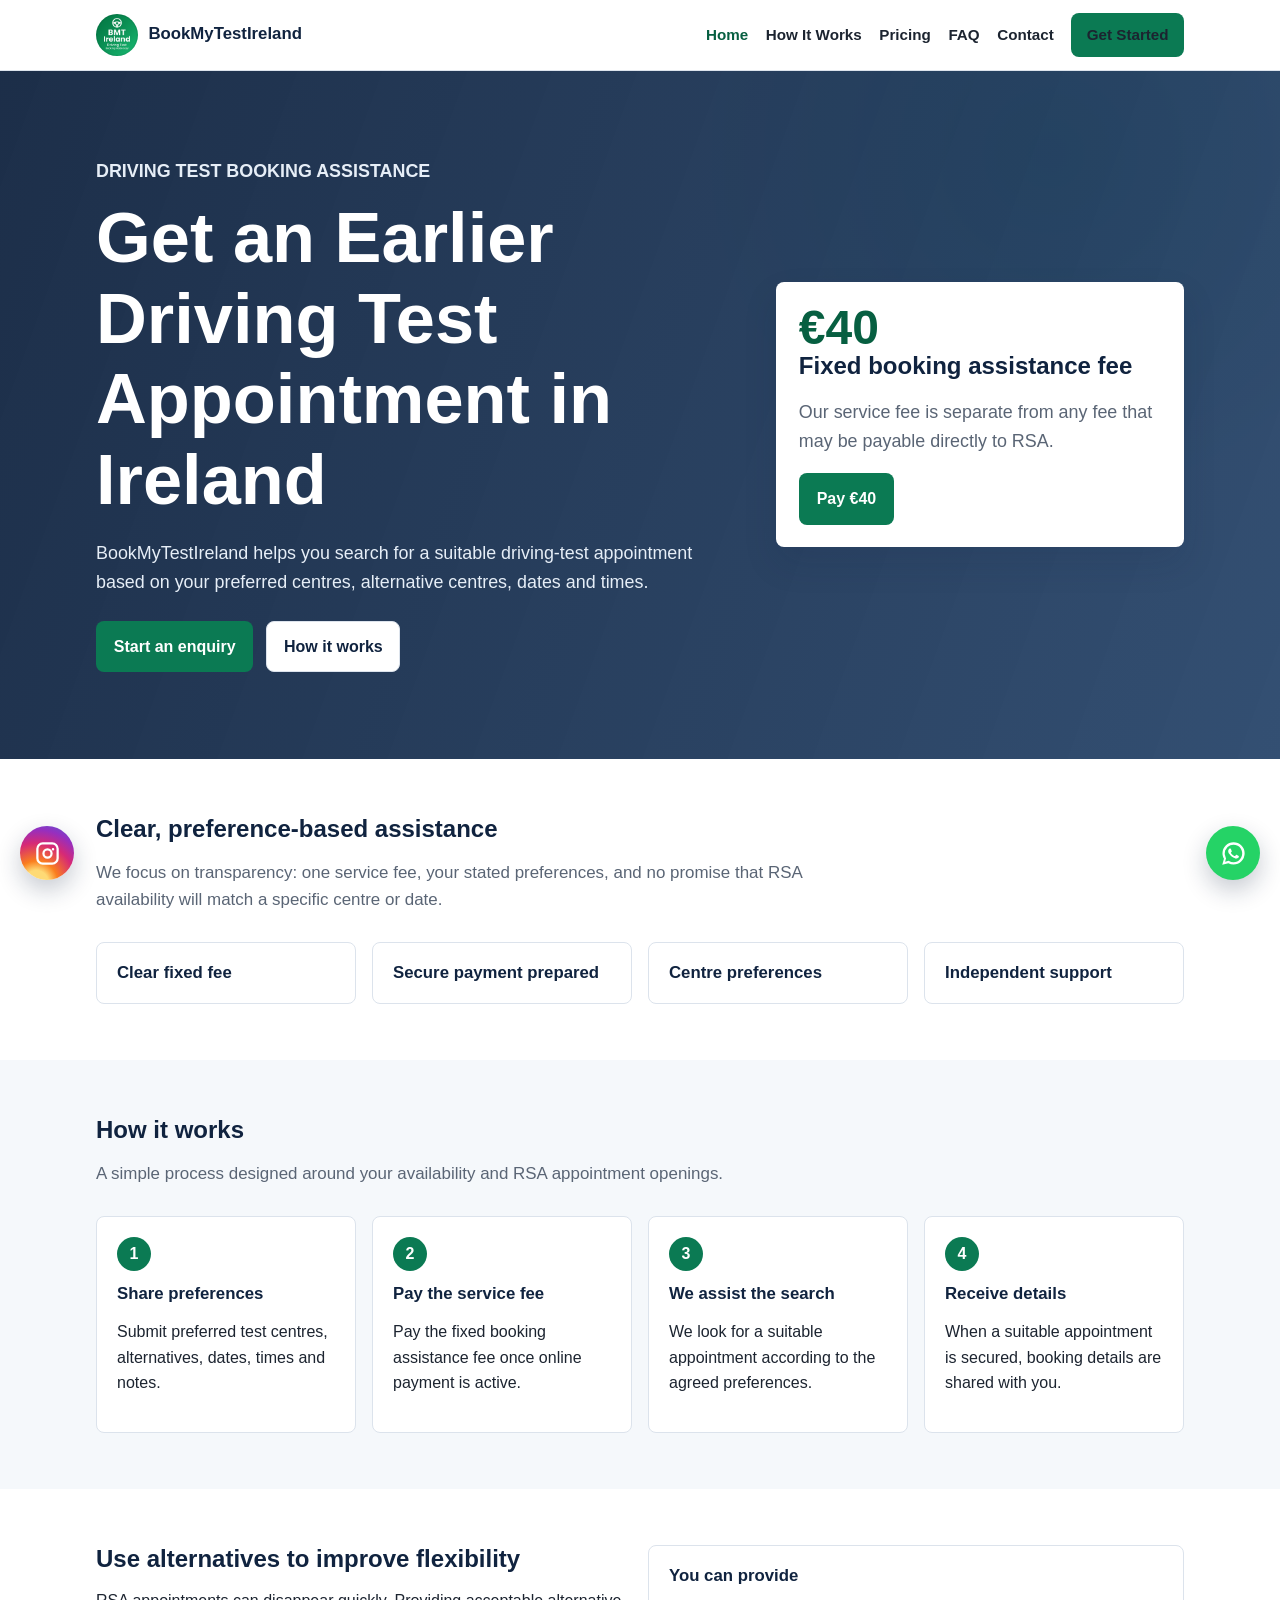
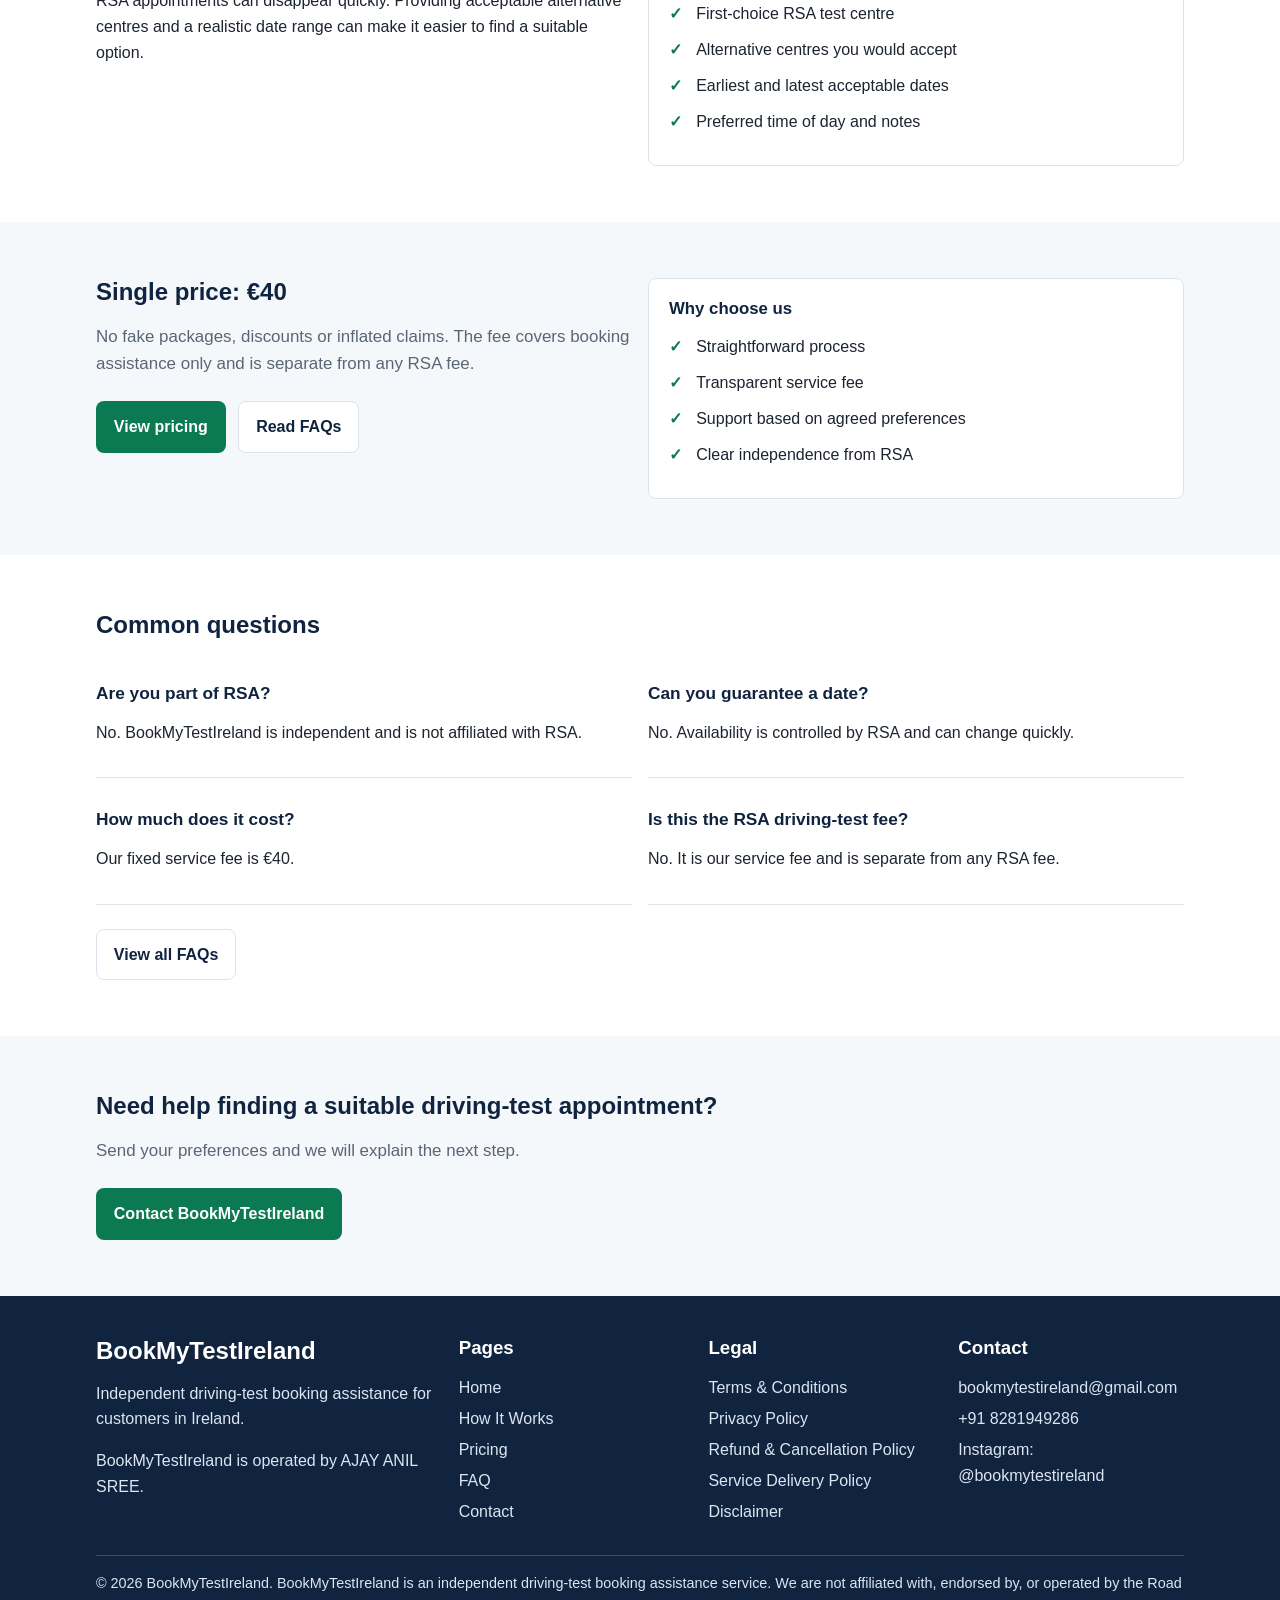
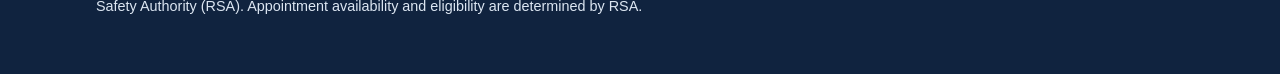
<file: index.html>
<!doctype html>
<html lang="en-IE">
<head>
  <meta charset="utf-8">
  <meta name="viewport" content="width=device-width, initial-scale=1">
  <title>BookMyTestIreland | Earlier Driving Test Booking Assistance in Ireland</title>
  <meta name="description" content="Independent driving test booking assistance for customers in Ireland seeking a suitable earlier RSA driving-test appointment. Clear fixed service fee.">
  <link rel="canonical" href="https://bookmytestireland.com/">
  <meta property="og:title" content="BookMyTestIreland">
  <meta property="og:description" content="Earlier driving test booking assistance in Ireland with a clear fixed service fee.">
  <meta property="og:type" content="website">
  <meta property="og:url" content="https://bookmytestireland.com/">
  <link rel="icon" href="assets/images/logo.png">
  <link rel="stylesheet" href="assets/css/main.css">
  <link rel="stylesheet" href="assets/css/responsive.css">
  <script defer src="assets/js/config.js"></script>
  <script defer src="assets/js/main.js"></script>
  <script type="application/ld+json">
  {
    "@context": "https://schema.org",
    "@type": "Service",
    "name": "BookMyTestIreland driving test booking assistance",
    "provider": {
      "@type": "Organization",
      "name": "BookMyTestIreland",
      "legalName": "AJAY ANIL SREE"
    },
    "areaServed": "Ireland",
    "serviceType": "Driving test appointment booking assistance",
    "offers": {
      "@type": "Offer",
      "price": "40",
      "priceCurrency": "EUR"
    }
  }
  </script>
</head>
<body class="preloading">
  <div id="page-preloader" role="status" aria-label="Loading BookMyTestIreland">
    <div class="preloader-content">
      <img class="preloader-logo" src="assets/images/logo.png" alt="BookMyTestIreland">
      <p class="preloader-brand">BookMyTestIreland</p>
      <div class="preloader-spinner" aria-hidden="true"></div>
    </div>
  </div>
  <a class="skip-link" href="#main">Skip to content</a>
  <header class="site-header">
    <div class="nav-wrap">
      <a class="brand" href="index.html"><img src="assets/images/logo.png" alt="BookMyTestIreland"><span>BookMyTestIreland</span></a>
      <button class="menu-toggle" type="button" aria-expanded="false" aria-controls="primary-menu" aria-label="Open navigation"><span></span><span></span><span></span></button>
      <nav class="primary-menu" id="primary-menu" aria-label="Primary navigation">
        <a href="index.html" aria-current="page">Home</a>
        <a href="how-it-works.html">How It Works</a>
        <a href="pricing.html">Pricing</a>
        <a href="faq.html">FAQ</a>
        <a href="contact.html">Contact</a>
        <a class="button nav-cta" href="pricing.html">Get Started</a>
      </nav>
    </div>
  </header>
  <main id="main">
    <section class="hero">
      <div class="inner hero-grid">
        <div>
          <p class="eyebrow">DRIVING TEST BOOKING ASSISTANCE</p>
          <h1>Get an Earlier Driving Test Appointment in Ireland</h1>
          <p>BookMyTestIreland helps you search for a suitable driving-test appointment based on your preferred centres, alternative centres, dates and times.</p>
          <div class="hero-actions">
            <a class="button" href="contact.html">Start an enquiry</a>
            <a class="button secondary" href="how-it-works.html">How it works</a>
          </div>
        </div>
        <aside class="price-panel" aria-label="Service fee">
          <span class="price" data-price>€40</span>
          <h2>Fixed booking assistance fee</h2>
          <p>Our service fee is separate from any fee that may be payable directly to RSA.</p>
          <a class="button" href="https://www.paypal.com/ncp/payment/WV8VU9P3FJ8E2" target="_blank" rel="noopener noreferrer">Pay €40</a>
          <p class="notice" data-payment-message hidden tabindex="-1"></p>
        </aside>
      </div>
    </section>
    <section class="section">
      <div class="section-header">
        <h2>Clear, preference-based assistance</h2>
        <p>We focus on transparency: one service fee, your stated preferences, and no promise that RSA availability will match a specific centre or date.</p>
      </div>
      <div class="grid four">
        <div class="card"><h3>Clear fixed fee</h3></div>
        <div class="card"><h3>Secure payment prepared</h3></div>
        <div class="card"><h3>Centre preferences</h3></div>
        <div class="card"><h3>Independent support</h3></div>
      </div>
    </section>
    <section class="section soft" id="how-it-works">
      <div class="section-inner">
        <div class="section-header">
          <h2>How it works</h2>
          <p>A simple process designed around your availability and RSA appointment openings.</p>
        </div>
        <div class="grid four">
          <div class="card"><span class="step-number">1</span><h3>Share preferences</h3><p>Submit preferred test centres, alternatives, dates, times and notes.</p></div>
          <div class="card"><span class="step-number">2</span><h3>Pay the service fee</h3><p>Pay the fixed booking assistance fee once online payment is active.</p></div>
          <div class="card"><span class="step-number">3</span><h3>We assist the search</h3><p>We look for a suitable appointment according to the agreed preferences.</p></div>
          <div class="card"><span class="step-number">4</span><h3>Receive details</h3><p>When a suitable appointment is secured, booking details are shared with you.</p></div>
        </div>
      </div>
    </section>
    <section class="section">
      <div class="grid two">
        <div>
          <h2>Use alternatives to improve flexibility</h2>
          <p>RSA appointments can disappear quickly. Providing acceptable alternative centres and a realistic date range can make it easier to find a suitable option.</p>
        </div>
        <div class="card">
          <h3>You can provide</h3>
          <ul class="check-list">
            <li>First-choice RSA test centre</li>
            <li>Alternative centres you would accept</li>
            <li>Earliest and latest acceptable dates</li>
            <li>Preferred time of day and notes</li>
          </ul>
        </div>
      </div>
    </section>
    <section class="section soft">
      <div class="section-inner grid two">
        <div>
          <h2>Single price: <span data-price>€40</span></h2>
          <p class="lead">No fake packages, discounts or inflated claims. The fee covers booking assistance only and is separate from any RSA fee.</p>
          <div class="actions"><a class="button" href="pricing.html">View pricing</a><a class="button secondary" href="faq.html">Read FAQs</a></div>
        </div>
        <div class="card">
          <h3>Why choose us</h3>
          <ul class="check-list">
            <li>Straightforward process</li>
            <li>Transparent service fee</li>
            <li>Support based on agreed preferences</li>
            <li>Clear independence from RSA</li>
          </ul>
        </div>
      </div>
    </section>
    <section class="section">
      <div class="section-header">
        <h2>Common questions</h2>
      </div>
      <div class="grid two">
        <div class="faq-item"><h3>Are you part of RSA?</h3><p>No. BookMyTestIreland is independent and is not affiliated with RSA.</p></div>
        <div class="faq-item"><h3>Can you guarantee a date?</h3><p>No. Availability is controlled by RSA and can change quickly.</p></div>
        <div class="faq-item"><h3>How much does it cost?</h3><p>Our fixed service fee is <span data-price>€40</span>.</p></div>
        <div class="faq-item"><h3>Is this the RSA driving-test fee?</h3><p>No. It is our service fee and is separate from any RSA fee.</p></div>
      </div>
      <div class="actions"><a class="button secondary" href="faq.html">View all FAQs</a></div>
    </section>
    <section class="section soft">
      <div class="section-inner">
        <h2>Need help finding a suitable driving-test appointment?</h2>
        <p class="lead">Send your preferences and we will explain the next step.</p>
        <div class="actions"><a class="button" href="contact.html">Contact BookMyTestIreland</a></div>
      </div>
    </section>
  </main>
  <footer class="site-footer">
    <div class="footer-inner">
      <div class="footer-grid">
        <div><h2>BookMyTestIreland</h2><p>Independent driving-test booking assistance for customers in Ireland.</p><p>BookMyTestIreland is operated by AJAY ANIL SREE.</p></div>
        <div><h3>Pages</h3><a href="index.html">Home</a><a href="how-it-works.html">How It Works</a><a href="pricing.html">Pricing</a><a href="faq.html">FAQ</a><a href="contact.html">Contact</a></div>
        <div><h3>Legal</h3><a href="terms.html">Terms & Conditions</a><a href="privacy.html">Privacy Policy</a><a href="refund-policy.html">Refund & Cancellation Policy</a><a href="service-delivery.html">Service Delivery Policy</a><a href="disclaimer.html">Disclaimer</a></div>
        <div><h3>Contact</h3><a data-support-email></a><a data-support-phone></a><a data-instagram target="_blank" rel="noopener noreferrer"></a></div>
      </div>
      <p class="footer-bottom">© <span data-current-year></span> BookMyTestIreland. BookMyTestIreland is an independent driving-test booking assistance service. We are not affiliated with, endorsed by, or operated by the Road Safety Authority (RSA). Appointment availability and eligibility are determined by RSA.</p>
    </div>
  </footer>
</body>
</html>
</file>
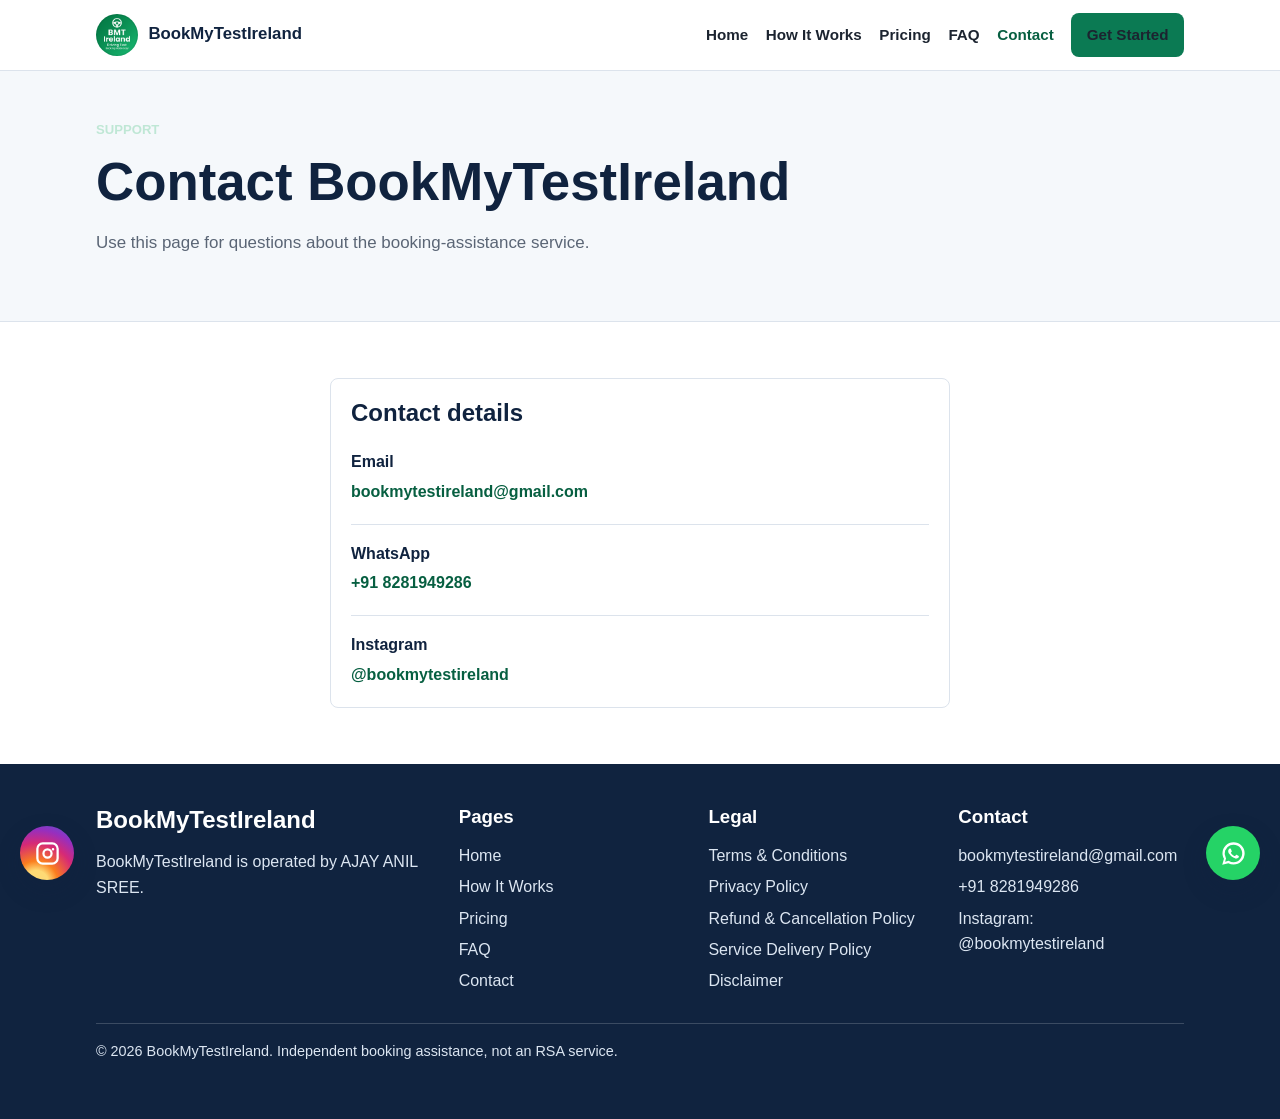
<file: contact.html>
<!doctype html>
<html lang="en-IE">
<head>
  <meta charset="utf-8">
  <meta name="viewport" content="width=device-width, initial-scale=1">
  <title>Contact | BookMyTestIreland</title>
  <meta name="description" content="Contact BookMyTestIreland for questions about independent driving-test appointment booking assistance in Ireland.">
  <link rel="canonical" href="https://bookmytestireland.com/contact.html">
  <meta property="og:title" content="Contact BookMyTestIreland">
  <meta property="og:description" content="Contact BookMyTestIreland by email, WhatsApp or Instagram.">
  <meta property="og:type" content="website">
  <link rel="icon" href="assets/images/logo.png">
  <link rel="stylesheet" href="assets/css/main.css">
  <link rel="stylesheet" href="assets/css/responsive.css">
  <script defer src="assets/js/config.js"></script>
  <script defer src="assets/js/main.js"></script>
</head>
<body>
  <a class="skip-link" href="#main">Skip to content</a>
  <header class="site-header"><div class="nav-wrap"><a class="brand" href="index.html"><img src="assets/images/logo.png" alt="BookMyTestIreland"><span>BookMyTestIreland</span></a><button class="menu-toggle" type="button" aria-expanded="false" aria-controls="primary-menu" aria-label="Open navigation"><span></span><span></span><span></span></button><nav class="primary-menu" id="primary-menu"><a href="index.html">Home</a><a href="how-it-works.html">How It Works</a><a href="pricing.html">Pricing</a><a href="faq.html">FAQ</a><a href="contact.html" aria-current="page">Contact</a><a class="button nav-cta" href="pricing.html">Get Started</a></nav></div></header>
  <main id="main">
    <section class="page-title"><div class="section"><p class="eyebrow">Support</p><h1>Contact BookMyTestIreland</h1><p class="lead">Use this page for questions about the booking-assistance service.</p></div></section>
    <section class="section">
      <div class="card contact-card">
        <h2>Contact details</h2>
        <div class="contact-list">
          <div class="contact-item">
            <span class="contact-label">Email</span>
            <a href="mailto:bookmytestireland@gmail.com">bookmytestireland@gmail.com</a>
          </div>
          <div class="contact-item">
            <span class="contact-label">WhatsApp</span>
            <a href="https://wa.me/918281949286" target="_blank" rel="noopener noreferrer">+91 8281949286</a>
          </div>
          <div class="contact-item">
            <span class="contact-label">Instagram</span>
            <a href="https://www.instagram.com/bookmytestireland/" target="_blank" rel="noopener noreferrer">@bookmytestireland</a>
          </div>
        </div>
      </div>
    </section>
  </main>
  <footer class="site-footer"><div class="footer-inner"><div class="footer-grid"><div><h2>BookMyTestIreland</h2><p>BookMyTestIreland is operated by AJAY ANIL SREE.</p></div><div><h3>Pages</h3><a href="index.html">Home</a><a href="how-it-works.html">How It Works</a><a href="pricing.html">Pricing</a><a href="faq.html">FAQ</a><a href="contact.html">Contact</a></div><div><h3>Legal</h3><a href="terms.html">Terms & Conditions</a><a href="privacy.html">Privacy Policy</a><a href="refund-policy.html">Refund & Cancellation Policy</a><a href="service-delivery.html">Service Delivery Policy</a><a href="disclaimer.html">Disclaimer</a></div><div><h3>Contact</h3><a data-support-email></a><a data-support-phone></a><a data-instagram target="_blank" rel="noopener noreferrer"></a></div></div><p class="footer-bottom">© <span data-current-year></span> BookMyTestIreland. Independent booking assistance, not an RSA service.</p></div></footer>
</body>
</html>
</file>
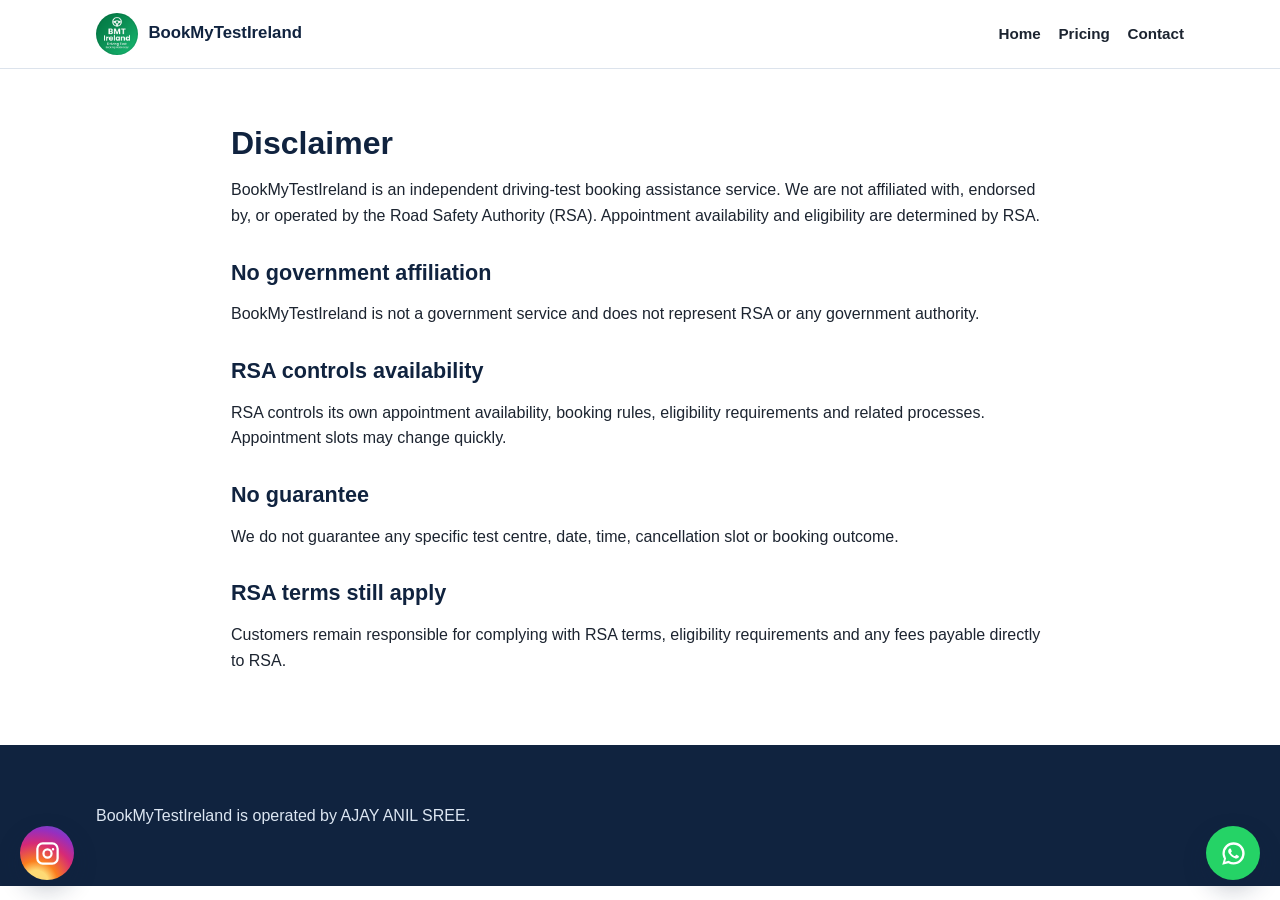
<file: disclaimer.html>
<!doctype html>
<html lang="en-IE">
<head>
  <meta charset="utf-8">
  <meta name="viewport" content="width=device-width, initial-scale=1">
  <title>Disclaimer | BookMyTestIreland</title>
  <meta name="description" content="BookMyTestIreland independent-service disclaimer and RSA independence statement.">
  <link rel="canonical" href="https://bookmytestireland.com/disclaimer.html">
  <meta property="og:title" content="Disclaimer | BookMyTestIreland">
  <meta property="og:description" content="BookMyTestIreland is independent and is not affiliated with RSA.">
  <meta property="og:type" content="website">
  <link rel="icon" href="assets/images/logo.png">
  <link rel="stylesheet" href="assets/css/main.css">
  <link rel="stylesheet" href="assets/css/responsive.css">
  <script defer src="assets/js/config.js"></script>
  <script defer src="assets/js/main.js"></script>
</head>
<body>
  <header class="site-header"><div class="nav-wrap"><a class="brand" href="index.html"><img src="assets/images/logo.png" alt="BookMyTestIreland"><span>BookMyTestIreland</span></a><nav class="primary-menu"><a href="index.html">Home</a><a href="pricing.html">Pricing</a><a href="contact.html">Contact</a></nav></div></header>
  <main class="section legal-content">
    <h1>Disclaimer</h1>
    <p>BookMyTestIreland is an independent driving-test booking assistance service. We are not affiliated with, endorsed by, or operated by the Road Safety Authority (RSA). Appointment availability and eligibility are determined by RSA.</p>
    <h2>No government affiliation</h2>
    <p>BookMyTestIreland is not a government service and does not represent RSA or any government authority.</p>
    <h2>RSA controls availability</h2>
    <p>RSA controls its own appointment availability, booking rules, eligibility requirements and related processes. Appointment slots may change quickly.</p>
    <h2>No guarantee</h2>
    <p>We do not guarantee any specific test centre, date, time, cancellation slot or booking outcome.</p>
    <h2>RSA terms still apply</h2>
    <p>Customers remain responsible for complying with RSA terms, eligibility requirements and any fees payable directly to RSA.</p>
  </main>
  <footer class="site-footer"><div class="footer-inner"><p>BookMyTestIreland is operated by AJAY ANIL SREE.</p></div></footer>
</body>
</html>
</file>
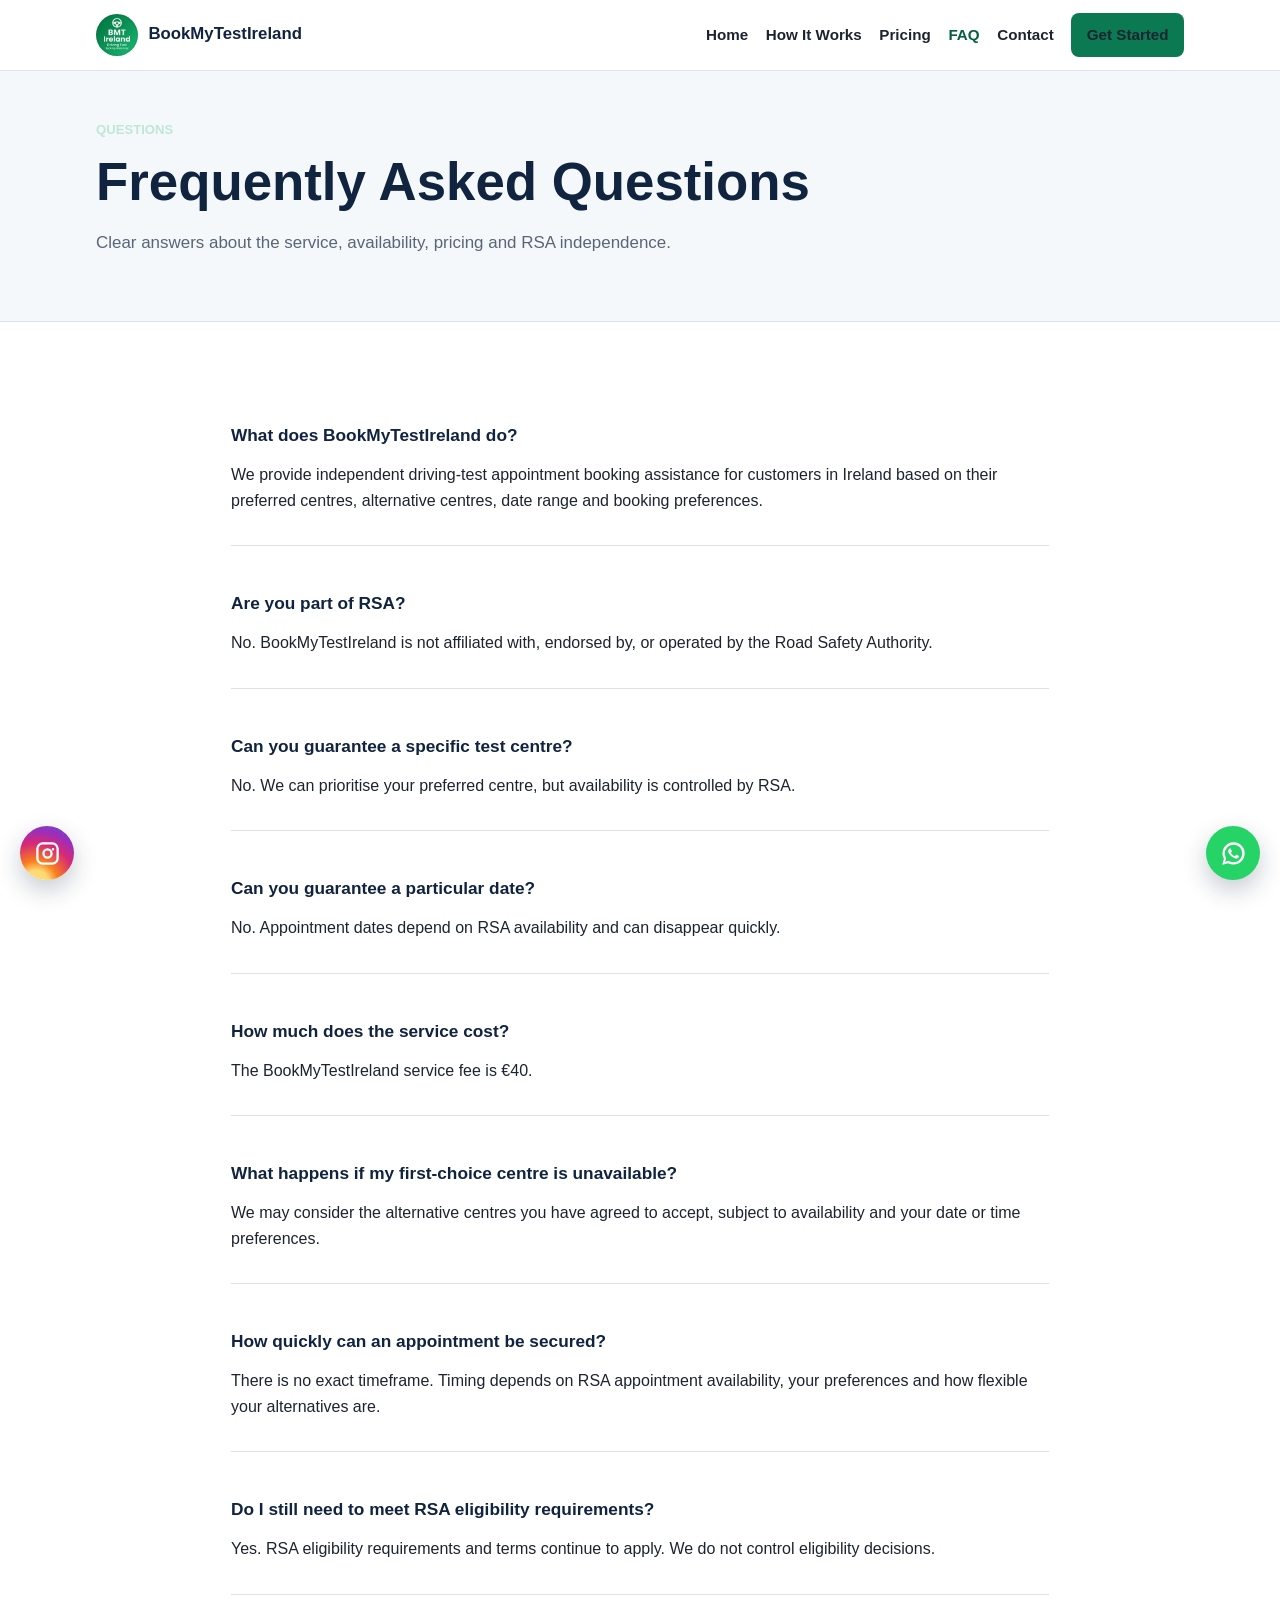
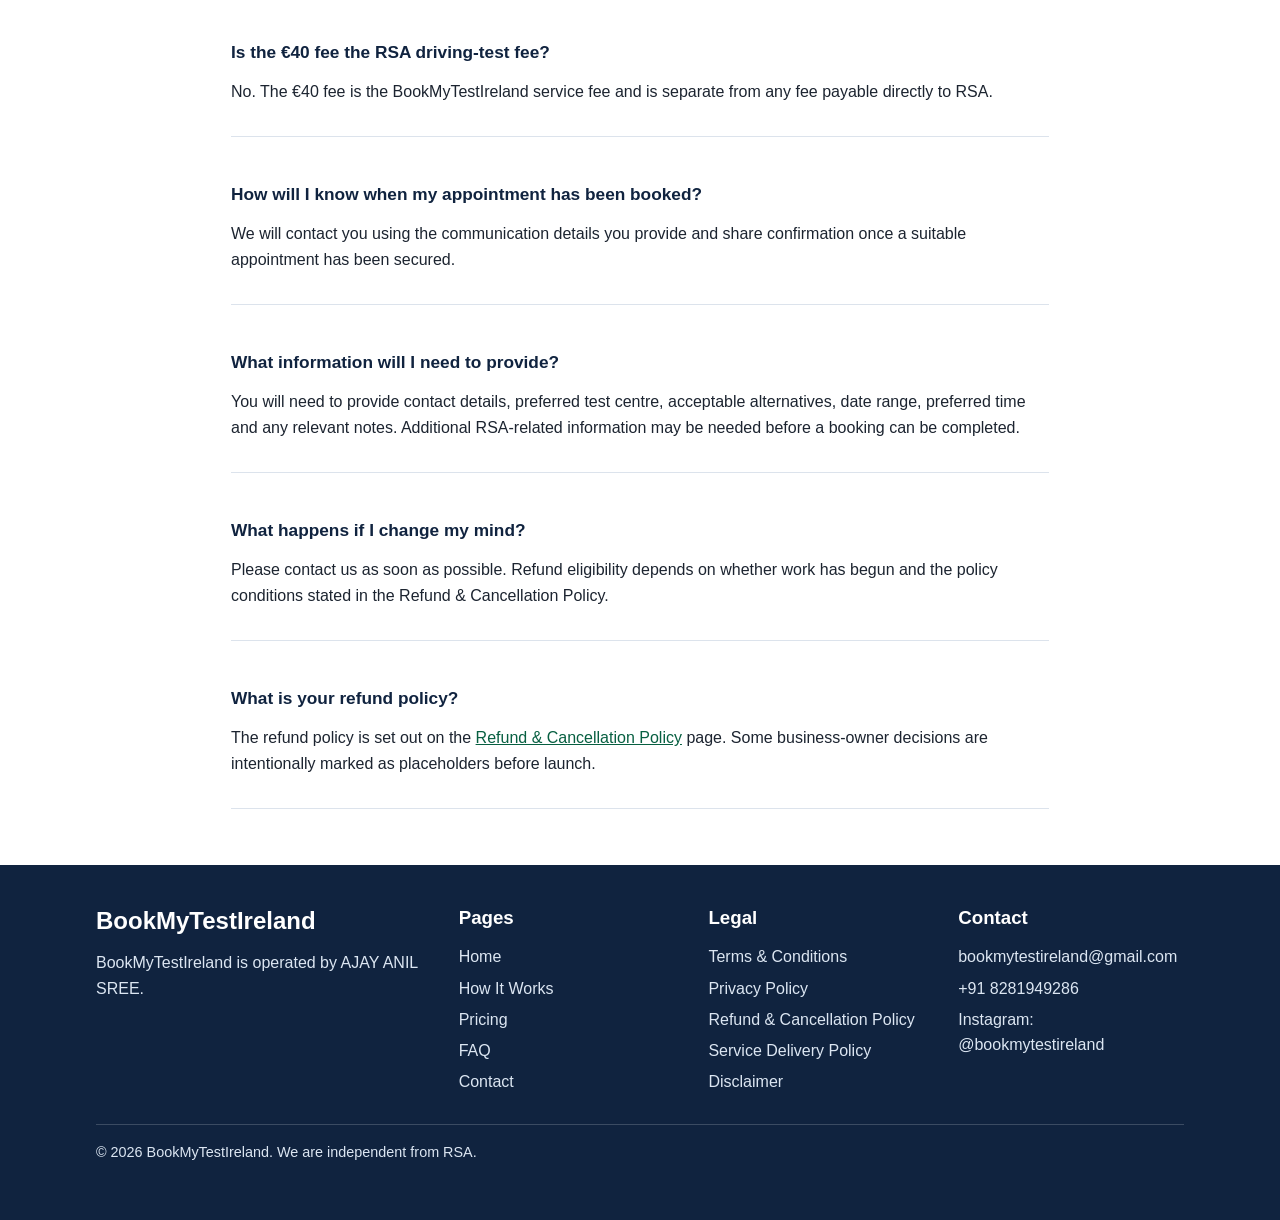
<file: faq.html>
<!doctype html>
<html lang="en-IE">
<head>
  <meta charset="utf-8">
  <meta name="viewport" content="width=device-width, initial-scale=1">
  <title>FAQ | BookMyTestIreland</title>
  <meta name="description" content="Answers to common questions about BookMyTestIreland, RSA independence, fees, availability, eligibility and refund policy.">
  <link rel="canonical" href="https://bookmytestireland.com/faq.html">
  <meta property="og:title" content="BookMyTestIreland FAQ">
  <meta property="og:description" content="Common questions about independent driving test booking assistance in Ireland.">
  <meta property="og:type" content="website">
  <link rel="icon" href="assets/images/logo.png">
  <link rel="stylesheet" href="assets/css/main.css">
  <link rel="stylesheet" href="assets/css/responsive.css">
  <script defer src="assets/js/config.js"></script>
  <script defer src="assets/js/main.js"></script>
</head>
<body>
  <a class="skip-link" href="#main">Skip to content</a>
  <header class="site-header"><div class="nav-wrap"><a class="brand" href="index.html"><img src="assets/images/logo.png" alt="BookMyTestIreland"><span>BookMyTestIreland</span></a><button class="menu-toggle" type="button" aria-expanded="false" aria-controls="primary-menu" aria-label="Open navigation"><span></span><span></span><span></span></button><nav class="primary-menu" id="primary-menu"><a href="index.html">Home</a><a href="how-it-works.html">How It Works</a><a href="pricing.html">Pricing</a><a href="faq.html" aria-current="page">FAQ</a><a href="contact.html">Contact</a><a class="button nav-cta" href="pricing.html">Get Started</a></nav></div></header>
  <main id="main">
    <section class="page-title"><div class="section"><p class="eyebrow">Questions</p><h1>Frequently Asked Questions</h1><p class="lead">Clear answers about the service, availability, pricing and RSA independence.</p></div></section>
    <section class="section legal-content">
      <div class="faq-item"><h2>What does BookMyTestIreland do?</h2><p>We provide independent driving-test appointment booking assistance for customers in Ireland based on their preferred centres, alternative centres, date range and booking preferences.</p></div>
      <div class="faq-item"><h2>Are you part of RSA?</h2><p>No. BookMyTestIreland is not affiliated with, endorsed by, or operated by the Road Safety Authority.</p></div>
      <div class="faq-item"><h2>Can you guarantee a specific test centre?</h2><p>No. We can prioritise your preferred centre, but availability is controlled by RSA.</p></div>
      <div class="faq-item"><h2>Can you guarantee a particular date?</h2><p>No. Appointment dates depend on RSA availability and can disappear quickly.</p></div>
      <div class="faq-item"><h2>How much does the service cost?</h2><p>The BookMyTestIreland service fee is <span data-price>€40</span>.</p></div>
      <div class="faq-item"><h2>What happens if my first-choice centre is unavailable?</h2><p>We may consider the alternative centres you have agreed to accept, subject to availability and your date or time preferences.</p></div>
      <div class="faq-item"><h2>How quickly can an appointment be secured?</h2><p>There is no exact timeframe. Timing depends on RSA appointment availability, your preferences and how flexible your alternatives are.</p></div>
      <div class="faq-item"><h2>Do I still need to meet RSA eligibility requirements?</h2><p>Yes. RSA eligibility requirements and terms continue to apply. We do not control eligibility decisions.</p></div>
      <div class="faq-item"><h2>Is the €40 fee the RSA driving-test fee?</h2><p>No. The <span data-price>€40</span> fee is the BookMyTestIreland service fee and is separate from any fee payable directly to RSA.</p></div>
      <div class="faq-item"><h2>How will I know when my appointment has been booked?</h2><p>We will contact you using the communication details you provide and share confirmation once a suitable appointment has been secured.</p></div>
      <div class="faq-item"><h2>What information will I need to provide?</h2><p>You will need to provide contact details, preferred test centre, acceptable alternatives, date range, preferred time and any relevant notes. Additional RSA-related information may be needed before a booking can be completed.</p></div>
      <div class="faq-item"><h2>What happens if I change my mind?</h2><p>Please contact us as soon as possible. Refund eligibility depends on whether work has begun and the policy conditions stated in the Refund & Cancellation Policy.</p></div>
      <div class="faq-item"><h2>What is your refund policy?</h2><p>The refund policy is set out on the <a href="refund-policy.html">Refund & Cancellation Policy</a> page. Some business-owner decisions are intentionally marked as placeholders before launch.</p></div>
    </section>
  </main>
  <footer class="site-footer"><div class="footer-inner"><div class="footer-grid"><div><h2>BookMyTestIreland</h2><p>BookMyTestIreland is operated by AJAY ANIL SREE.</p></div><div><h3>Pages</h3><a href="index.html">Home</a><a href="how-it-works.html">How It Works</a><a href="pricing.html">Pricing</a><a href="faq.html">FAQ</a><a href="contact.html">Contact</a></div><div><h3>Legal</h3><a href="terms.html">Terms & Conditions</a><a href="privacy.html">Privacy Policy</a><a href="refund-policy.html">Refund & Cancellation Policy</a><a href="service-delivery.html">Service Delivery Policy</a><a href="disclaimer.html">Disclaimer</a></div><div><h3>Contact</h3><a data-support-email></a><a data-support-phone></a><a data-instagram target="_blank" rel="noopener noreferrer"></a></div></div><p class="footer-bottom">© <span data-current-year></span> BookMyTestIreland. We are independent from RSA.</p></div></footer>
</body>
</html>
</file>
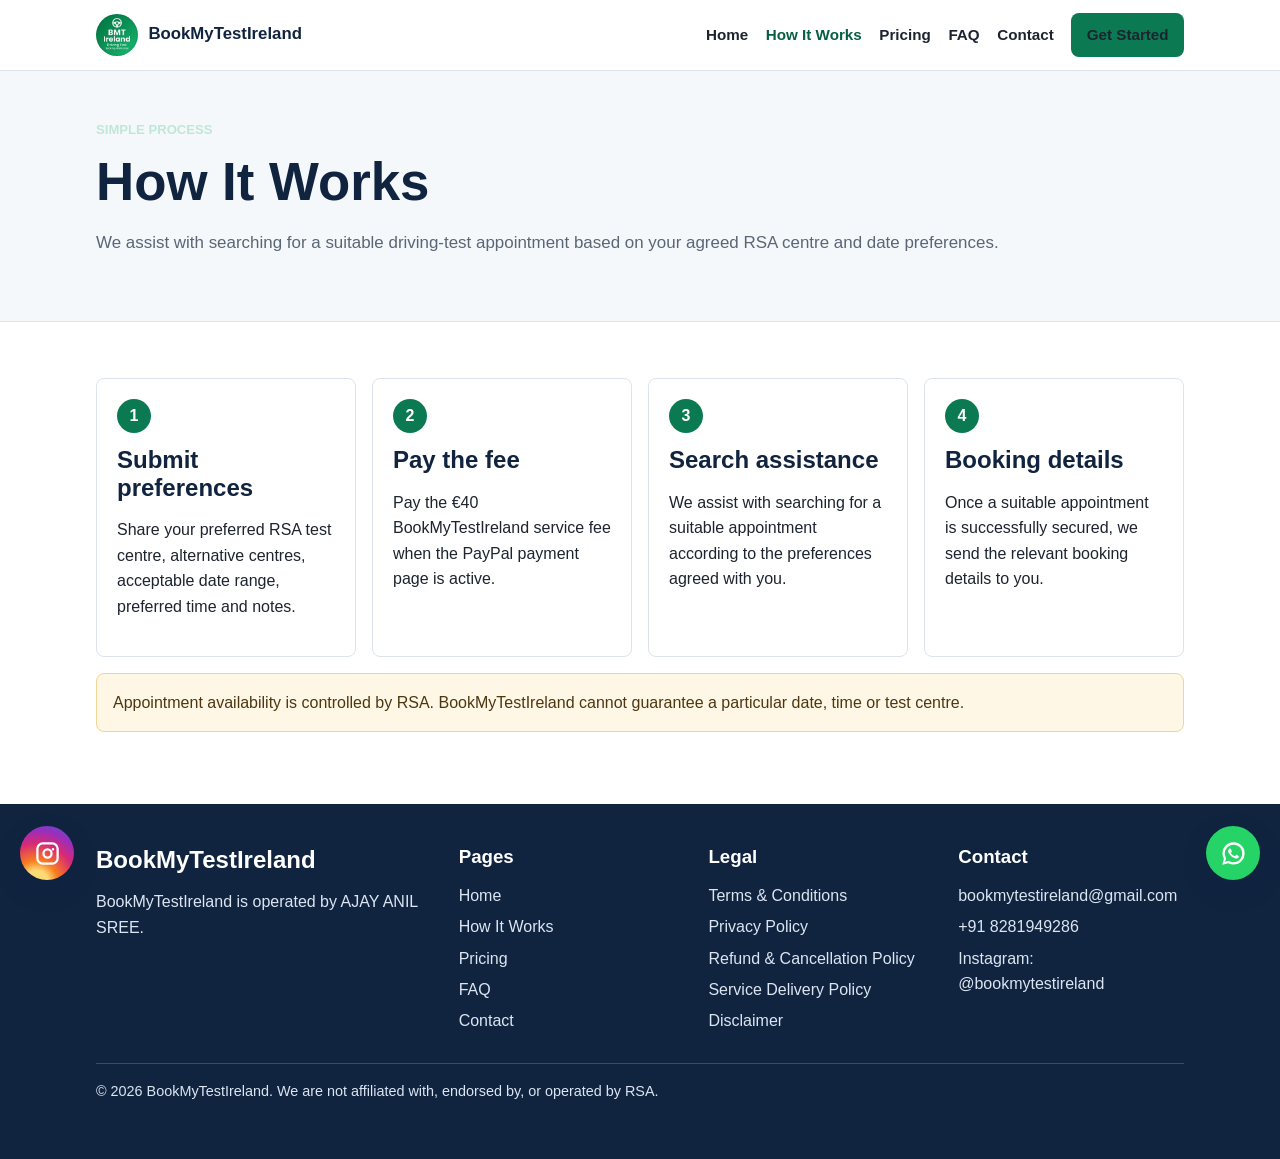
<file: how-it-works.html>
<!doctype html>
<html lang="en-IE">
<head>
  <meta charset="utf-8">
  <meta name="viewport" content="width=device-width, initial-scale=1">
  <title>How It Works | BookMyTestIreland</title>
  <meta name="description" content="How BookMyTestIreland assists customers in Ireland with driving-test appointment preferences, payment and booking support.">
  <link rel="canonical" href="https://bookmytestireland.com/how-it-works.html">
  <meta property="og:title" content="How BookMyTestIreland Works">
  <meta property="og:description" content="A clear four-step driving test booking assistance process for Ireland.">
  <meta property="og:type" content="website">
  <link rel="icon" href="assets/images/logo.png">
  <link rel="stylesheet" href="assets/css/main.css">
  <link rel="stylesheet" href="assets/css/responsive.css">
  <script defer src="assets/js/config.js"></script>
  <script defer src="assets/js/main.js"></script>
</head>
<body>
  <a class="skip-link" href="#main">Skip to content</a>
  <header class="site-header"><div class="nav-wrap"><a class="brand" href="index.html"><img src="assets/images/logo.png" alt="BookMyTestIreland"><span>BookMyTestIreland</span></a><button class="menu-toggle" type="button" aria-expanded="false" aria-controls="primary-menu" aria-label="Open navigation"><span></span><span></span><span></span></button><nav class="primary-menu" id="primary-menu"><a href="index.html">Home</a><a href="how-it-works.html" aria-current="page">How It Works</a><a href="pricing.html">Pricing</a><a href="faq.html">FAQ</a><a href="contact.html">Contact</a><a class="button nav-cta" href="pricing.html">Get Started</a></nav></div></header>
  <main id="main">
    <section class="page-title"><div class="section"><p class="eyebrow">Simple process</p><h1>How It Works</h1><p class="lead">We assist with searching for a suitable driving-test appointment based on your agreed RSA centre and date preferences.</p></div></section>
    <section class="section">
      <div class="grid four">
        <div class="card"><span class="step-number">1</span><h2>Submit preferences</h2><p>Share your preferred RSA test centre, alternative centres, acceptable date range, preferred time and notes.</p></div>
        <div class="card"><span class="step-number">2</span><h2>Pay the fee</h2><p>Pay the <span data-price>€40</span> BookMyTestIreland service fee when the PayPal payment page is active.</p></div>
        <div class="card"><span class="step-number">3</span><h2>Search assistance</h2><p>We assist with searching for a suitable appointment according to the preferences agreed with you.</p></div>
        <div class="card"><span class="step-number">4</span><h2>Booking details</h2><p>Once a suitable appointment is successfully secured, we send the relevant booking details to you.</p></div>
      </div>
      <p class="notice">Appointment availability is controlled by RSA. BookMyTestIreland cannot guarantee a particular date, time or test centre.</p>
    </section>
  </main>
  <footer class="site-footer"><div class="footer-inner"><div class="footer-grid"><div><h2>BookMyTestIreland</h2><p>BookMyTestIreland is operated by AJAY ANIL SREE.</p></div><div><h3>Pages</h3><a href="index.html">Home</a><a href="how-it-works.html">How It Works</a><a href="pricing.html">Pricing</a><a href="faq.html">FAQ</a><a href="contact.html">Contact</a></div><div><h3>Legal</h3><a href="terms.html">Terms & Conditions</a><a href="privacy.html">Privacy Policy</a><a href="refund-policy.html">Refund & Cancellation Policy</a><a href="service-delivery.html">Service Delivery Policy</a><a href="disclaimer.html">Disclaimer</a></div><div><h3>Contact</h3><a data-support-email></a><a data-support-phone></a><a data-instagram target="_blank" rel="noopener noreferrer"></a></div></div><p class="footer-bottom">© <span data-current-year></span> BookMyTestIreland. We are not affiliated with, endorsed by, or operated by RSA.</p></div></footer>
</body>
</html>
</file>
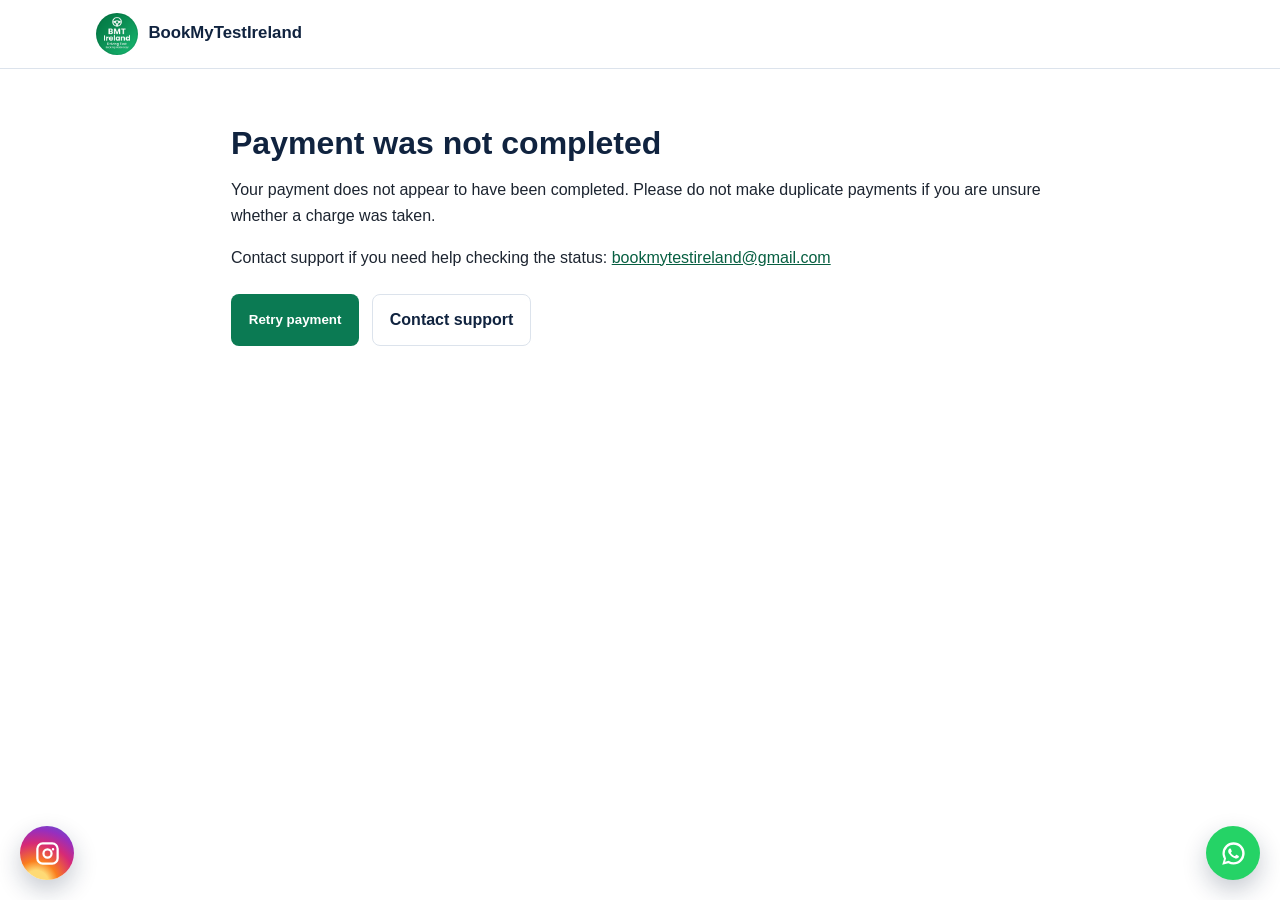
<file: payment-failed.html>
<!doctype html>
<html lang="en-IE">
<head>
  <meta charset="utf-8">
  <meta name="viewport" content="width=device-width, initial-scale=1">
  <title>Payment Not Completed | BookMyTestIreland</title>
  <meta name="description" content="Payment not completed page for BookMyTestIreland booking assistance.">
  <link rel="canonical" href="https://bookmytestireland.com/payment-failed.html">
  <meta property="og:title" content="Payment Not Completed | BookMyTestIreland">
  <meta property="og:description" content="Retry or contact support if your BookMyTestIreland payment was not completed.">
  <meta property="og:type" content="website">
  <link rel="icon" href="assets/images/logo.png">
  <link rel="stylesheet" href="assets/css/main.css">
  <link rel="stylesheet" href="assets/css/responsive.css">
  <script defer src="assets/js/config.js"></script>
  <script defer src="assets/js/main.js"></script>
</head>
<body>
  <header class="site-header"><div class="nav-wrap"><a class="brand" href="index.html"><img src="assets/images/logo.png" alt="BookMyTestIreland"><span>BookMyTestIreland</span></a></div></header>
  <main class="section legal-content">
    <h1>Payment was not completed</h1>
    <p>Your payment does not appear to have been completed. Please do not make duplicate payments if you are unsure whether a charge was taken.</p>
    <p>Contact support if you need help checking the status: <a data-support-email></a></p>
    <div class="actions"><button class="button" type="button" data-payment-button>Retry payment</button><a class="button secondary" href="contact.html">Contact support</a></div>
    <p class="notice" data-payment-message hidden tabindex="-1"></p>
  </main>
</body>
</html>
</file>
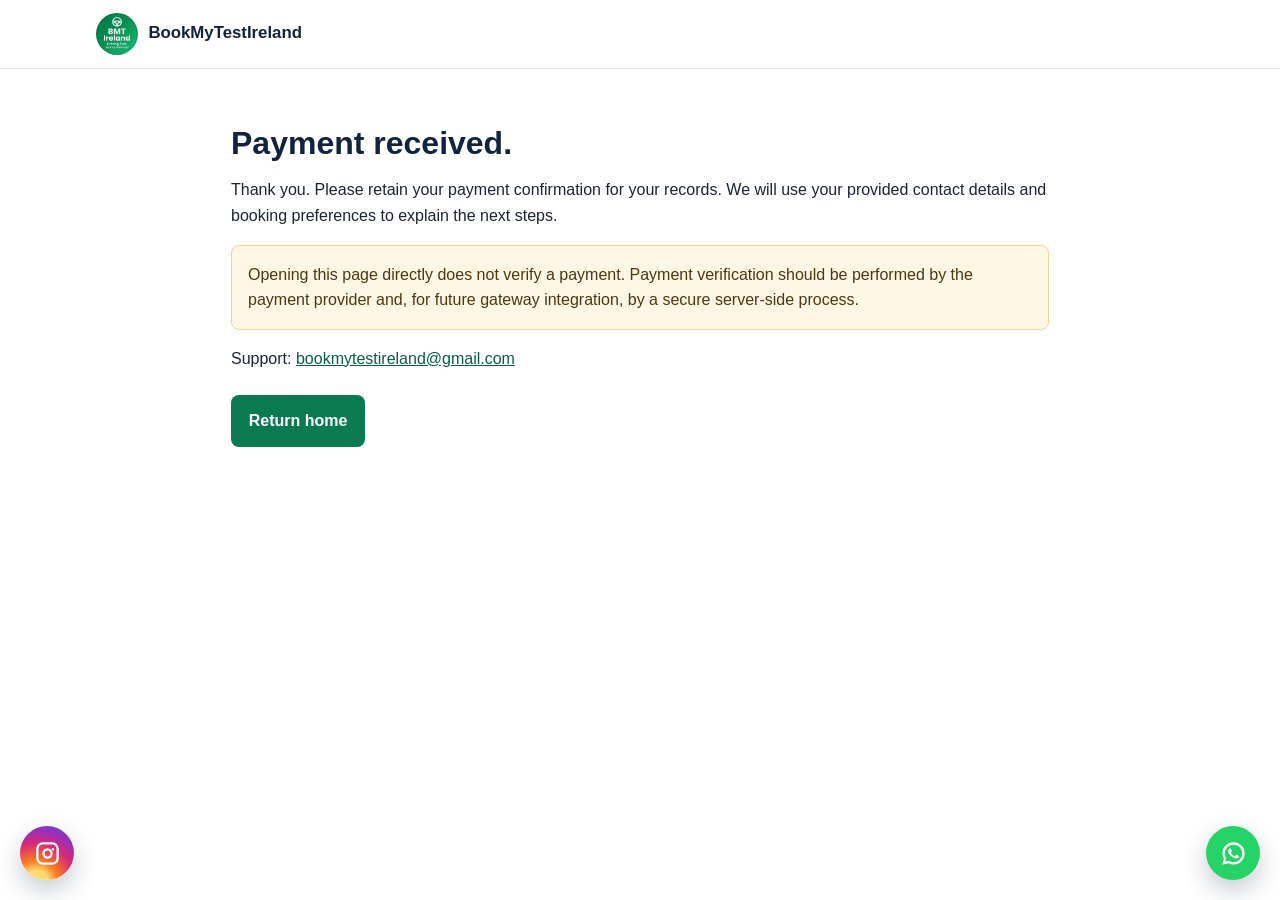
<file: payment-success.html>
<!doctype html>
<html lang="en-IE">
<head>
  <meta charset="utf-8">
  <meta name="viewport" content="width=device-width, initial-scale=1">
  <title>Payment Received | BookMyTestIreland</title>
  <meta name="description" content="Payment received page for BookMyTestIreland booking assistance.">
  <link rel="canonical" href="https://bookmytestireland.com/payment-success.html">
  <meta property="og:title" content="Payment Received | BookMyTestIreland">
  <meta property="og:description" content="Payment received next steps for BookMyTestIreland customers.">
  <meta property="og:type" content="website">
  <link rel="icon" href="assets/images/logo.png">
  <link rel="stylesheet" href="assets/css/main.css">
  <link rel="stylesheet" href="assets/css/responsive.css">
  <script defer src="assets/js/config.js"></script>
  <script defer src="assets/js/main.js"></script>
</head>
<body>
  <header class="site-header"><div class="nav-wrap"><a class="brand" href="index.html"><img src="assets/images/logo.png" alt="BookMyTestIreland"><span>BookMyTestIreland</span></a></div></header>
  <main class="section legal-content">
    <h1>Payment received.</h1>
    <p>Thank you. Please retain your payment confirmation for your records. We will use your provided contact details and booking preferences to explain the next steps.</p>
    <p class="notice">Opening this page directly does not verify a payment. Payment verification should be performed by the payment provider and, for future gateway integration, by a secure server-side process.</p>
    <!-- Future payment gateway integration should verify payment server-side, for example through a secure Cloudflare Worker. Never trust this static page as proof of payment. -->
    <p>Support: <a data-support-email></a></p>
    <div class="actions"><a class="button" href="index.html">Return home</a></div>
  </main>
</body>
</html>
</file>
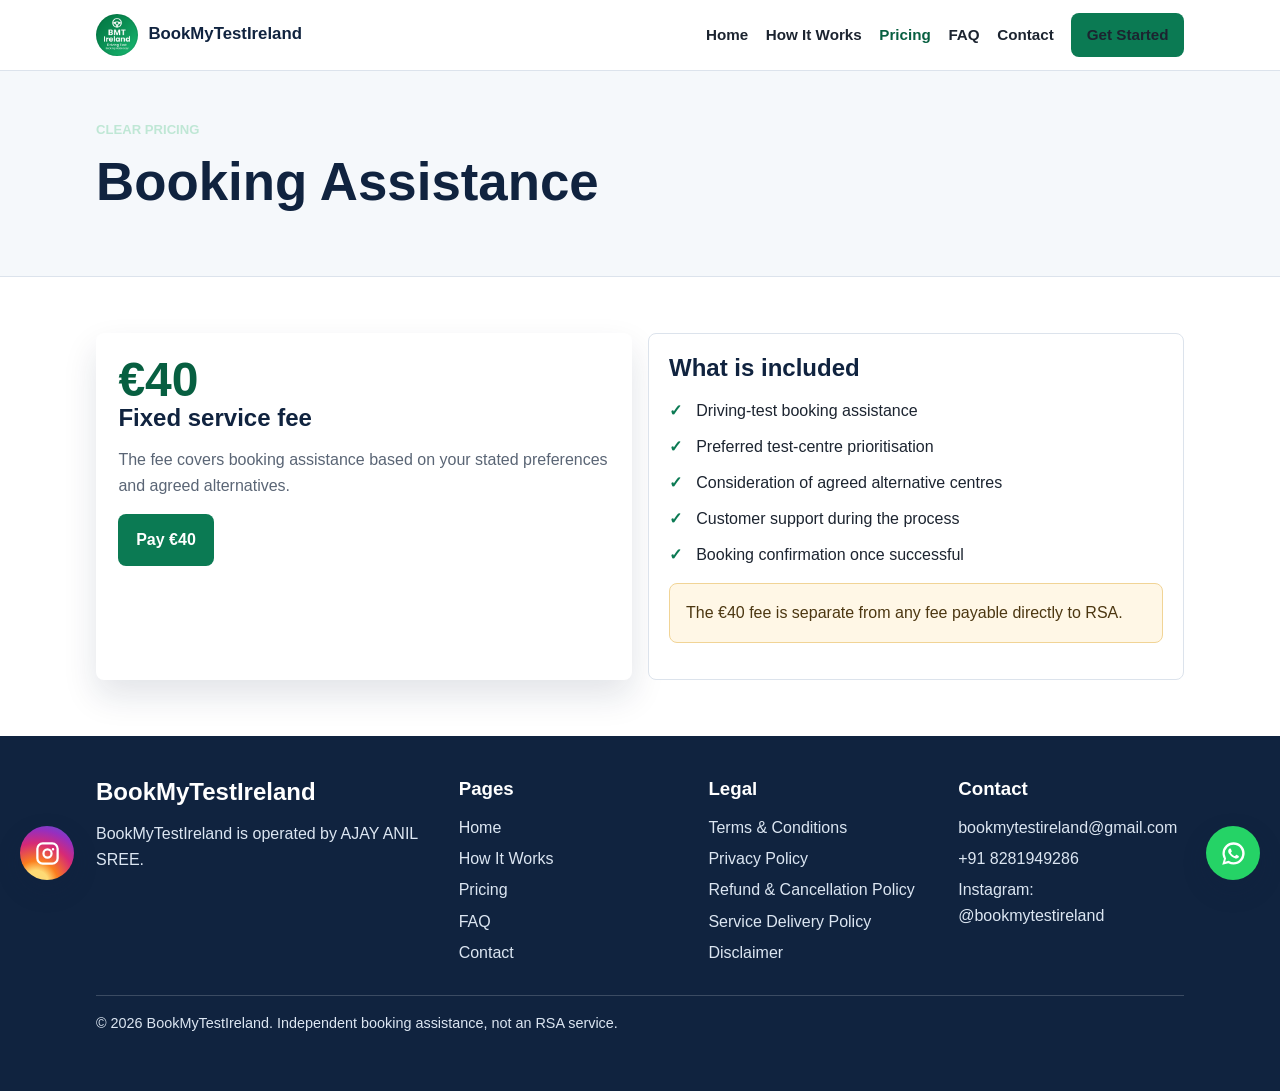
<file: pricing.html>
<!doctype html>
<html lang="en-IE">
<head>
  <meta charset="utf-8">
  <meta name="viewport" content="width=device-width, initial-scale=1">
  <title>Pricing | €40 Booking Assistance Fee | BookMyTestIreland</title>
  <meta name="description" content="BookMyTestIreland pricing: a clear €40 fixed service fee for driving test appointment booking assistance in Ireland.">
  <link rel="canonical" href="https://bookmytestireland.com/pricing.html">
  <meta property="og:title" content="BookMyTestIreland Pricing">
  <meta property="og:description" content="One fixed booking assistance fee for Ireland driving-test appointment support.">
  <meta property="og:type" content="website">
  <link rel="icon" href="assets/images/logo.png">
  <link rel="stylesheet" href="assets/css/main.css">
  <link rel="stylesheet" href="assets/css/responsive.css">
  <script defer src="assets/js/config.js"></script>
  <script defer src="assets/js/main.js"></script>
</head>
<body>
  <a class="skip-link" href="#main">Skip to content</a>
  <header class="site-header"><div class="nav-wrap"><a class="brand" href="index.html"><img src="assets/images/logo.png" alt="BookMyTestIreland"><span>BookMyTestIreland</span></a><button class="menu-toggle" type="button" aria-expanded="false" aria-controls="primary-menu" aria-label="Open navigation"><span></span><span></span><span></span></button><nav class="primary-menu" id="primary-menu"><a href="index.html">Home</a><a href="how-it-works.html">How It Works</a><a href="pricing.html" aria-current="page">Pricing</a><a href="faq.html">FAQ</a><a href="contact.html">Contact</a><a class="button nav-cta" href="pricing.html">Get Started</a></nav></div></header>
  <main id="main">
    <section class="page-title"><div class="section"><p class="eyebrow">Clear pricing</p><h1>Booking Assistance</h1></div></section>
    <section class="section">
      <div class="grid two">
        <div class="price-panel">
          <span class="price" data-price>€40</span>
          <h2>Fixed service fee</h2>
          <p>The fee covers booking assistance based on your stated preferences and agreed alternatives.</p>
          <a class="button" href="https://www.paypal.com/ncp/payment/WV8VU9P3FJ8E2" target="_blank" rel="noopener noreferrer">Pay €40</a>
          <p class="notice" data-payment-message hidden tabindex="-1"></p>
        </div>
        <div class="card">
          <h2>What is included</h2>
          <ul class="check-list">
            <li>Driving-test booking assistance</li>
            <li>Preferred test-centre prioritisation</li>
            <li>Consideration of agreed alternative centres</li>
            <li>Customer support during the process</li>
            <li>Booking confirmation once successful</li>
          </ul>
          <p class="notice">The <span data-price>€40</span> fee is separate from any fee payable directly to RSA.</p>
        </div>
      </div>
    </section>
  </main>
  <footer class="site-footer"><div class="footer-inner"><div class="footer-grid"><div><h2>BookMyTestIreland</h2><p>BookMyTestIreland is operated by AJAY ANIL SREE.</p></div><div><h3>Pages</h3><a href="index.html">Home</a><a href="how-it-works.html">How It Works</a><a href="pricing.html">Pricing</a><a href="faq.html">FAQ</a><a href="contact.html">Contact</a></div><div><h3>Legal</h3><a href="terms.html">Terms & Conditions</a><a href="privacy.html">Privacy Policy</a><a href="refund-policy.html">Refund & Cancellation Policy</a><a href="service-delivery.html">Service Delivery Policy</a><a href="disclaimer.html">Disclaimer</a></div><div><h3>Contact</h3><a data-support-email></a><a data-support-phone></a><a data-instagram target="_blank" rel="noopener noreferrer"></a></div></div><p class="footer-bottom">© <span data-current-year></span> BookMyTestIreland. Independent booking assistance, not an RSA service.</p></div></footer>
</body>
</html>
</file>
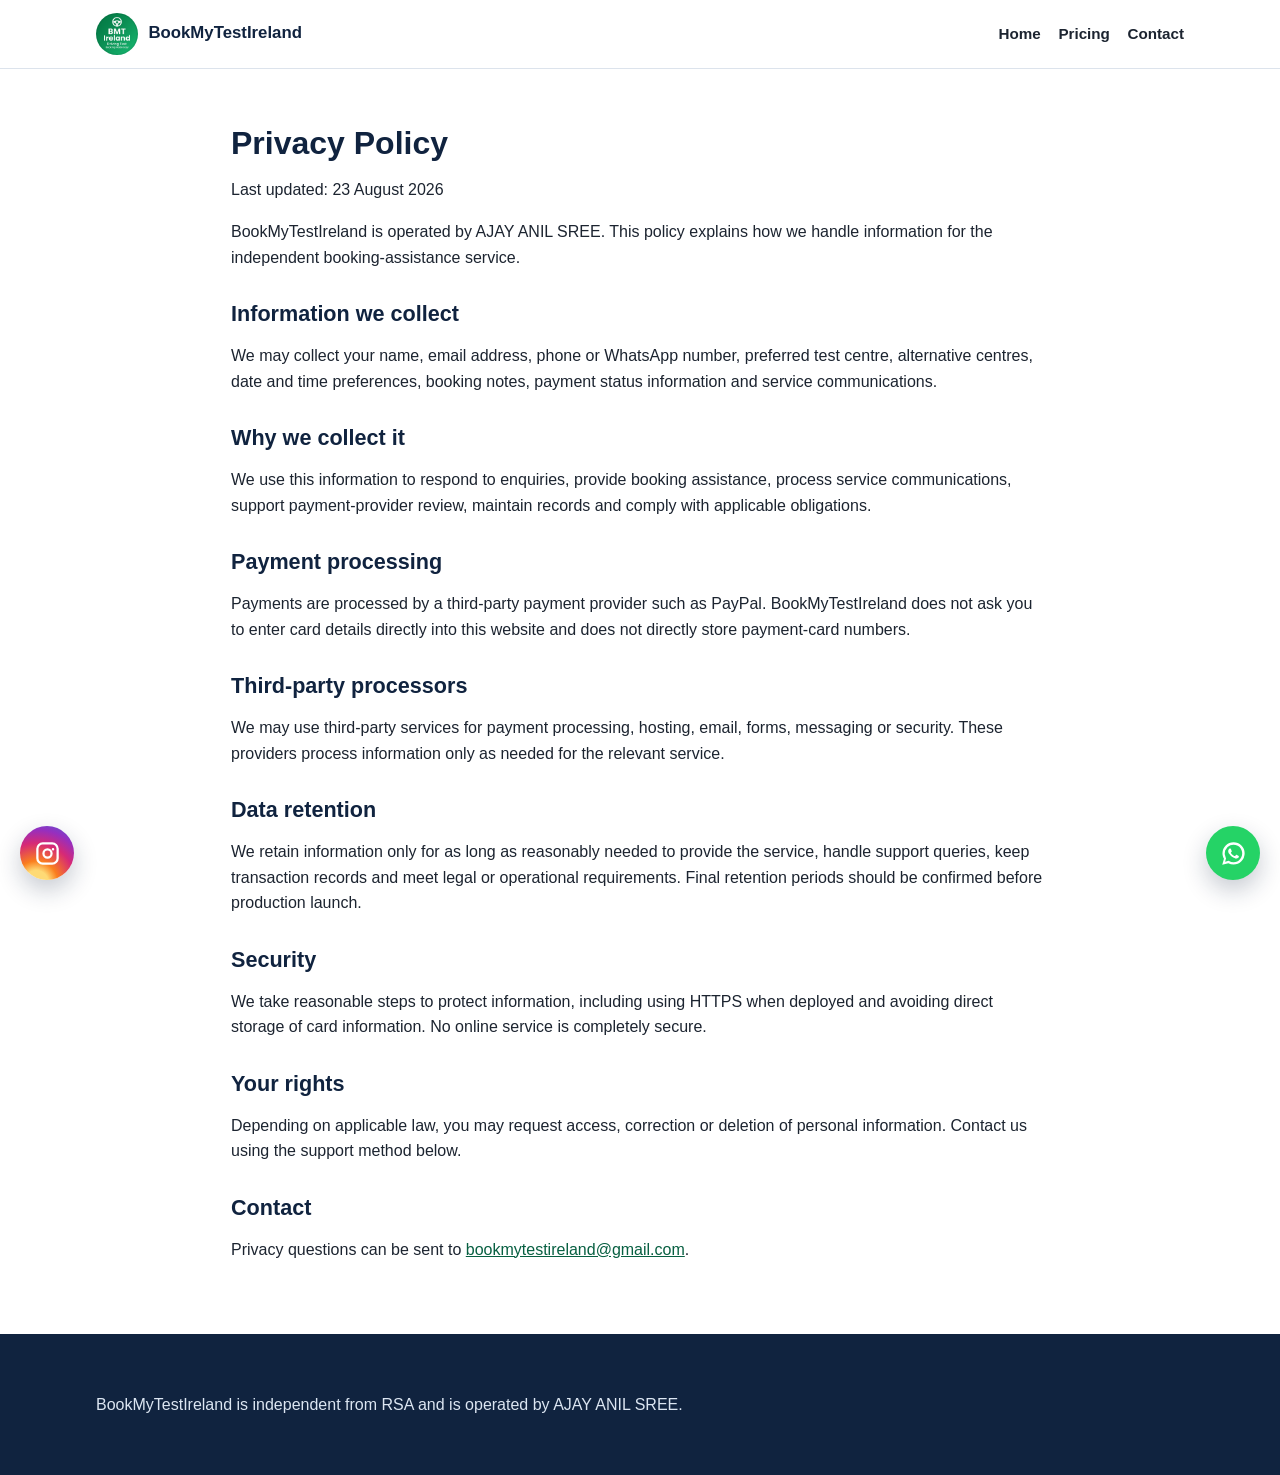
<file: privacy.html>
<!doctype html>
<html lang="en-IE">
<head>
  <meta charset="utf-8">
  <meta name="viewport" content="width=device-width, initial-scale=1">
  <title>Privacy Policy | BookMyTestIreland</title>
  <meta name="description" content="Privacy policy explaining how BookMyTestIreland collects and uses information for booking assistance.">
  <link rel="canonical" href="https://bookmytestireland.com/privacy.html">
  <meta property="og:title" content="Privacy Policy | BookMyTestIreland">
  <meta property="og:description" content="How BookMyTestIreland handles information for booking assistance.">
  <meta property="og:type" content="website">
  <link rel="icon" href="assets/images/logo.png">
  <link rel="stylesheet" href="assets/css/main.css">
  <link rel="stylesheet" href="assets/css/responsive.css">
  <script defer src="assets/js/config.js"></script>
  <script defer src="assets/js/main.js"></script>
</head>
<body>
  <header class="site-header"><div class="nav-wrap"><a class="brand" href="index.html"><img src="assets/images/logo.png" alt="BookMyTestIreland"><span>BookMyTestIreland</span></a><nav class="primary-menu"><a href="index.html">Home</a><a href="pricing.html">Pricing</a><a href="contact.html">Contact</a></nav></div></header>
  <main class="section legal-content">
    <h1>Privacy Policy</h1>
    <p>Last updated: 23 August 2026</p>
    <p>BookMyTestIreland is operated by AJAY ANIL SREE. This policy explains how we handle information for the independent booking-assistance service.</p>
    <h2>Information we collect</h2>
    <p>We may collect your name, email address, phone or WhatsApp number, preferred test centre, alternative centres, date and time preferences, booking notes, payment status information and service communications.</p>
    <h2>Why we collect it</h2>
    <p>We use this information to respond to enquiries, provide booking assistance, process service communications, support payment-provider review, maintain records and comply with applicable obligations.</p>
    <h2>Payment processing</h2>
    <p>Payments are processed by a third-party payment provider such as PayPal. BookMyTestIreland does not ask you to enter card details directly into this website and does not directly store payment-card numbers.</p>
    <h2>Third-party processors</h2>
    <p>We may use third-party services for payment processing, hosting, email, forms, messaging or security. These providers process information only as needed for the relevant service.</p>
    <h2>Data retention</h2>
    <p>We retain information only for as long as reasonably needed to provide the service, handle support queries, keep transaction records and meet legal or operational requirements. Final retention periods should be confirmed before production launch.</p>
    <h2>Security</h2>
    <p>We take reasonable steps to protect information, including using HTTPS when deployed and avoiding direct storage of card information. No online service is completely secure.</p>
    <h2>Your rights</h2>
    <p>Depending on applicable law, you may request access, correction or deletion of personal information. Contact us using the support method below.</p>
    <h2>Contact</h2>
    <p>Privacy questions can be sent to <a data-support-email></a>.</p>
  </main>
  <footer class="site-footer"><div class="footer-inner"><p>BookMyTestIreland is independent from RSA and is operated by AJAY ANIL SREE.</p></div></footer>
</body>
</html>
</file>
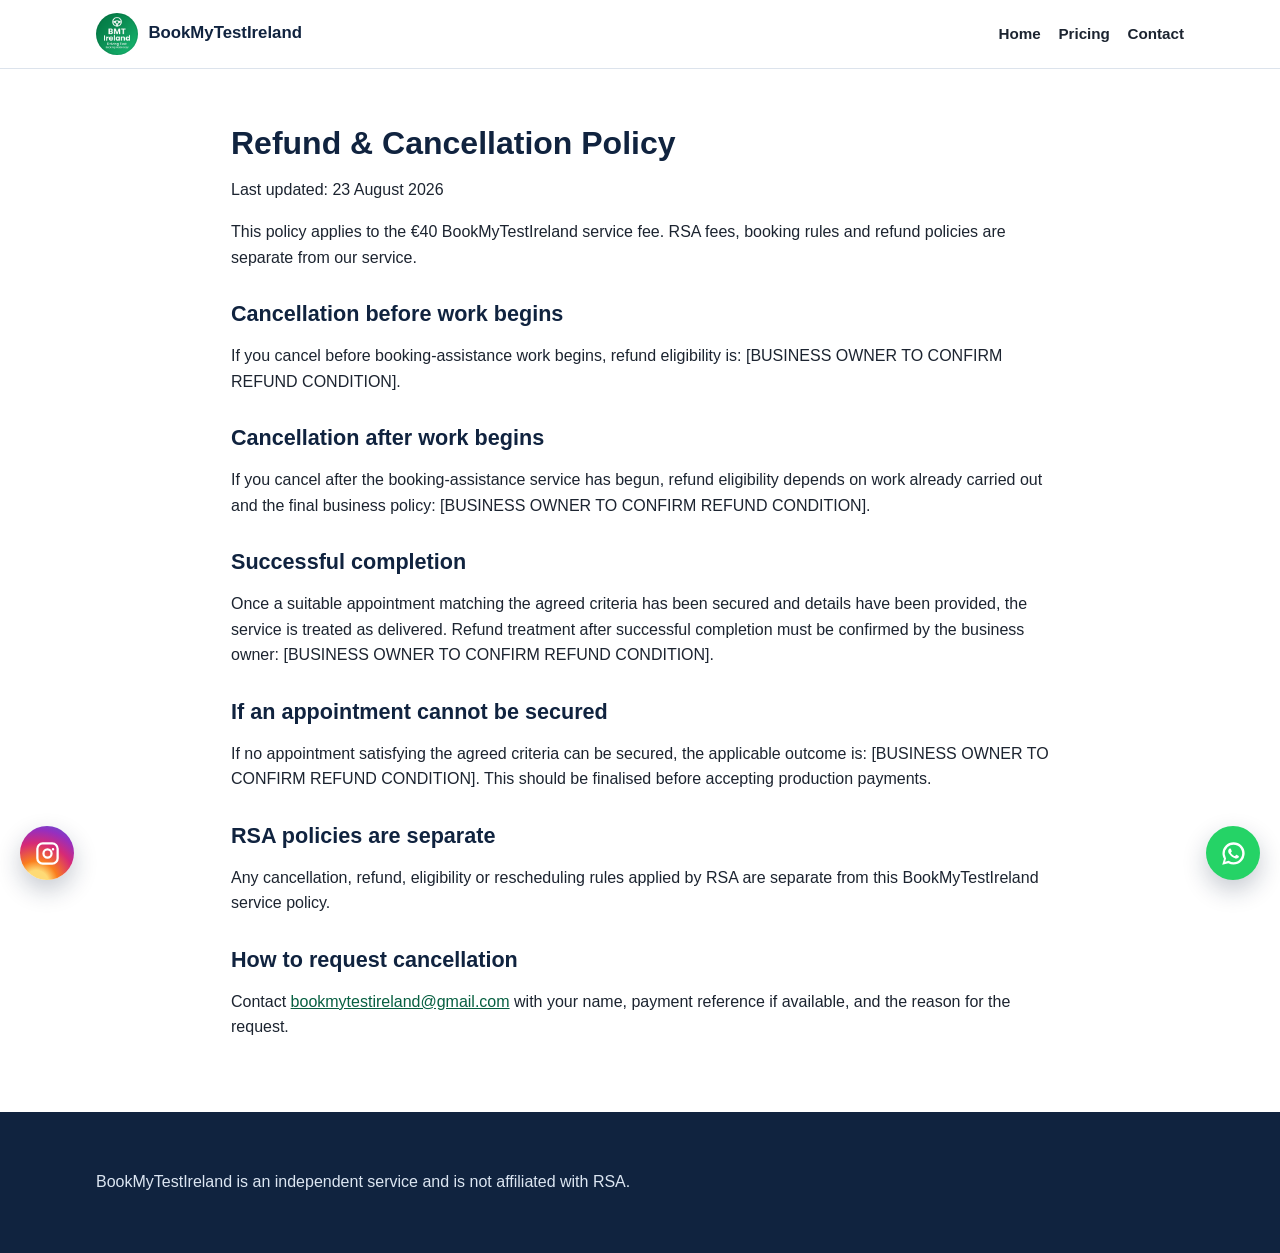
<file: refund-policy.html>
<!doctype html>
<html lang="en-IE">
<head>
  <meta charset="utf-8">
  <meta name="viewport" content="width=device-width, initial-scale=1">
  <title>Refund & Cancellation Policy | BookMyTestIreland</title>
  <meta name="description" content="Refund and cancellation policy for the BookMyTestIreland booking assistance service.">
  <link rel="canonical" href="https://bookmytestireland.com/refund-policy.html">
  <meta property="og:title" content="Refund & Cancellation Policy | BookMyTestIreland">
  <meta property="og:description" content="Refund and cancellation rules for the BookMyTestIreland service fee.">
  <meta property="og:type" content="website">
  <link rel="icon" href="assets/images/logo.png">
  <link rel="stylesheet" href="assets/css/main.css">
  <link rel="stylesheet" href="assets/css/responsive.css">
  <script defer src="assets/js/config.js"></script>
  <script defer src="assets/js/main.js"></script>
</head>
<body>
  <header class="site-header"><div class="nav-wrap"><a class="brand" href="index.html"><img src="assets/images/logo.png" alt="BookMyTestIreland"><span>BookMyTestIreland</span></a><nav class="primary-menu"><a href="index.html">Home</a><a href="pricing.html">Pricing</a><a href="contact.html">Contact</a></nav></div></header>
  <main class="section legal-content">
    <h1>Refund & Cancellation Policy</h1>
    <p>Last updated: 23 August 2026</p>
    <p>This policy applies to the <span data-price>€40</span> BookMyTestIreland service fee. RSA fees, booking rules and refund policies are separate from our service.</p>
    <h2>Cancellation before work begins</h2>
    <p>If you cancel before booking-assistance work begins, refund eligibility is: [BUSINESS OWNER TO CONFIRM REFUND CONDITION].</p>
    <h2>Cancellation after work begins</h2>
    <p>If you cancel after the booking-assistance service has begun, refund eligibility depends on work already carried out and the final business policy: [BUSINESS OWNER TO CONFIRM REFUND CONDITION].</p>
    <h2>Successful completion</h2>
    <p>Once a suitable appointment matching the agreed criteria has been secured and details have been provided, the service is treated as delivered. Refund treatment after successful completion must be confirmed by the business owner: [BUSINESS OWNER TO CONFIRM REFUND CONDITION].</p>
    <h2>If an appointment cannot be secured</h2>
    <p>If no appointment satisfying the agreed criteria can be secured, the applicable outcome is: [BUSINESS OWNER TO CONFIRM REFUND CONDITION]. This should be finalised before accepting production payments.</p>
    <h2>RSA policies are separate</h2>
    <p>Any cancellation, refund, eligibility or rescheduling rules applied by RSA are separate from this BookMyTestIreland service policy.</p>
    <h2>How to request cancellation</h2>
    <p>Contact <a data-support-email></a> with your name, payment reference if available, and the reason for the request.</p>
  </main>
  <footer class="site-footer"><div class="footer-inner"><p>BookMyTestIreland is an independent service and is not affiliated with RSA.</p></div></footer>
</body>
</html>
</file>
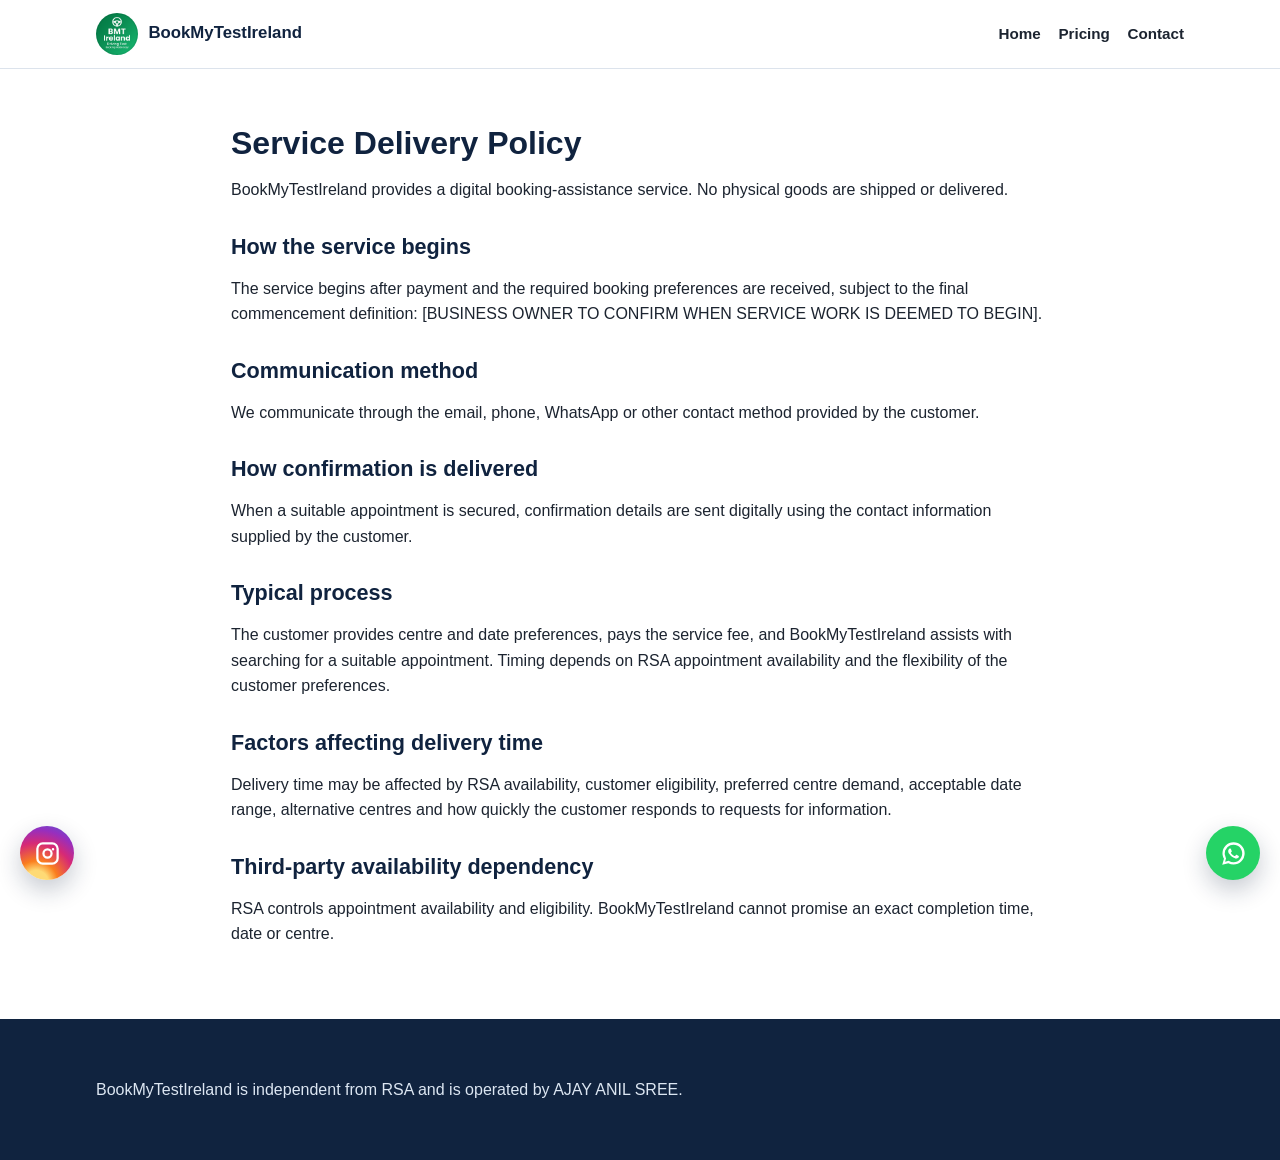
<file: service-delivery.html>
<!doctype html>
<html lang="en-IE">
<head>
  <meta charset="utf-8">
  <meta name="viewport" content="width=device-width, initial-scale=1">
  <title>Service Delivery Policy | BookMyTestIreland</title>
  <meta name="description" content="Service delivery policy for BookMyTestIreland digital booking-assistance service.">
  <link rel="canonical" href="https://bookmytestireland.com/service-delivery.html">
  <meta property="og:title" content="Service Delivery Policy | BookMyTestIreland">
  <meta property="og:description" content="Digital service delivery details for BookMyTestIreland booking assistance.">
  <meta property="og:type" content="website">
  <link rel="icon" href="assets/images/logo.png">
  <link rel="stylesheet" href="assets/css/main.css">
  <link rel="stylesheet" href="assets/css/responsive.css">
  <script defer src="assets/js/config.js"></script>
  <script defer src="assets/js/main.js"></script>
</head>
<body>
  <header class="site-header"><div class="nav-wrap"><a class="brand" href="index.html"><img src="assets/images/logo.png" alt="BookMyTestIreland"><span>BookMyTestIreland</span></a><nav class="primary-menu"><a href="index.html">Home</a><a href="pricing.html">Pricing</a><a href="contact.html">Contact</a></nav></div></header>
  <main class="section legal-content">
    <h1>Service Delivery Policy</h1>
    <p>BookMyTestIreland provides a digital booking-assistance service. No physical goods are shipped or delivered.</p>
    <h2>How the service begins</h2>
    <p>The service begins after payment and the required booking preferences are received, subject to the final commencement definition: [BUSINESS OWNER TO CONFIRM WHEN SERVICE WORK IS DEEMED TO BEGIN].</p>
    <h2>Communication method</h2>
    <p>We communicate through the email, phone, WhatsApp or other contact method provided by the customer.</p>
    <h2>How confirmation is delivered</h2>
    <p>When a suitable appointment is secured, confirmation details are sent digitally using the contact information supplied by the customer.</p>
    <h2>Typical process</h2>
    <p>The customer provides centre and date preferences, pays the service fee, and BookMyTestIreland assists with searching for a suitable appointment. Timing depends on RSA appointment availability and the flexibility of the customer preferences.</p>
    <h2>Factors affecting delivery time</h2>
    <p>Delivery time may be affected by RSA availability, customer eligibility, preferred centre demand, acceptable date range, alternative centres and how quickly the customer responds to requests for information.</p>
    <h2>Third-party availability dependency</h2>
    <p>RSA controls appointment availability and eligibility. BookMyTestIreland cannot promise an exact completion time, date or centre.</p>
  </main>
  <footer class="site-footer"><div class="footer-inner"><p>BookMyTestIreland is independent from RSA and is operated by AJAY ANIL SREE.</p></div></footer>
</body>
</html>
</file>
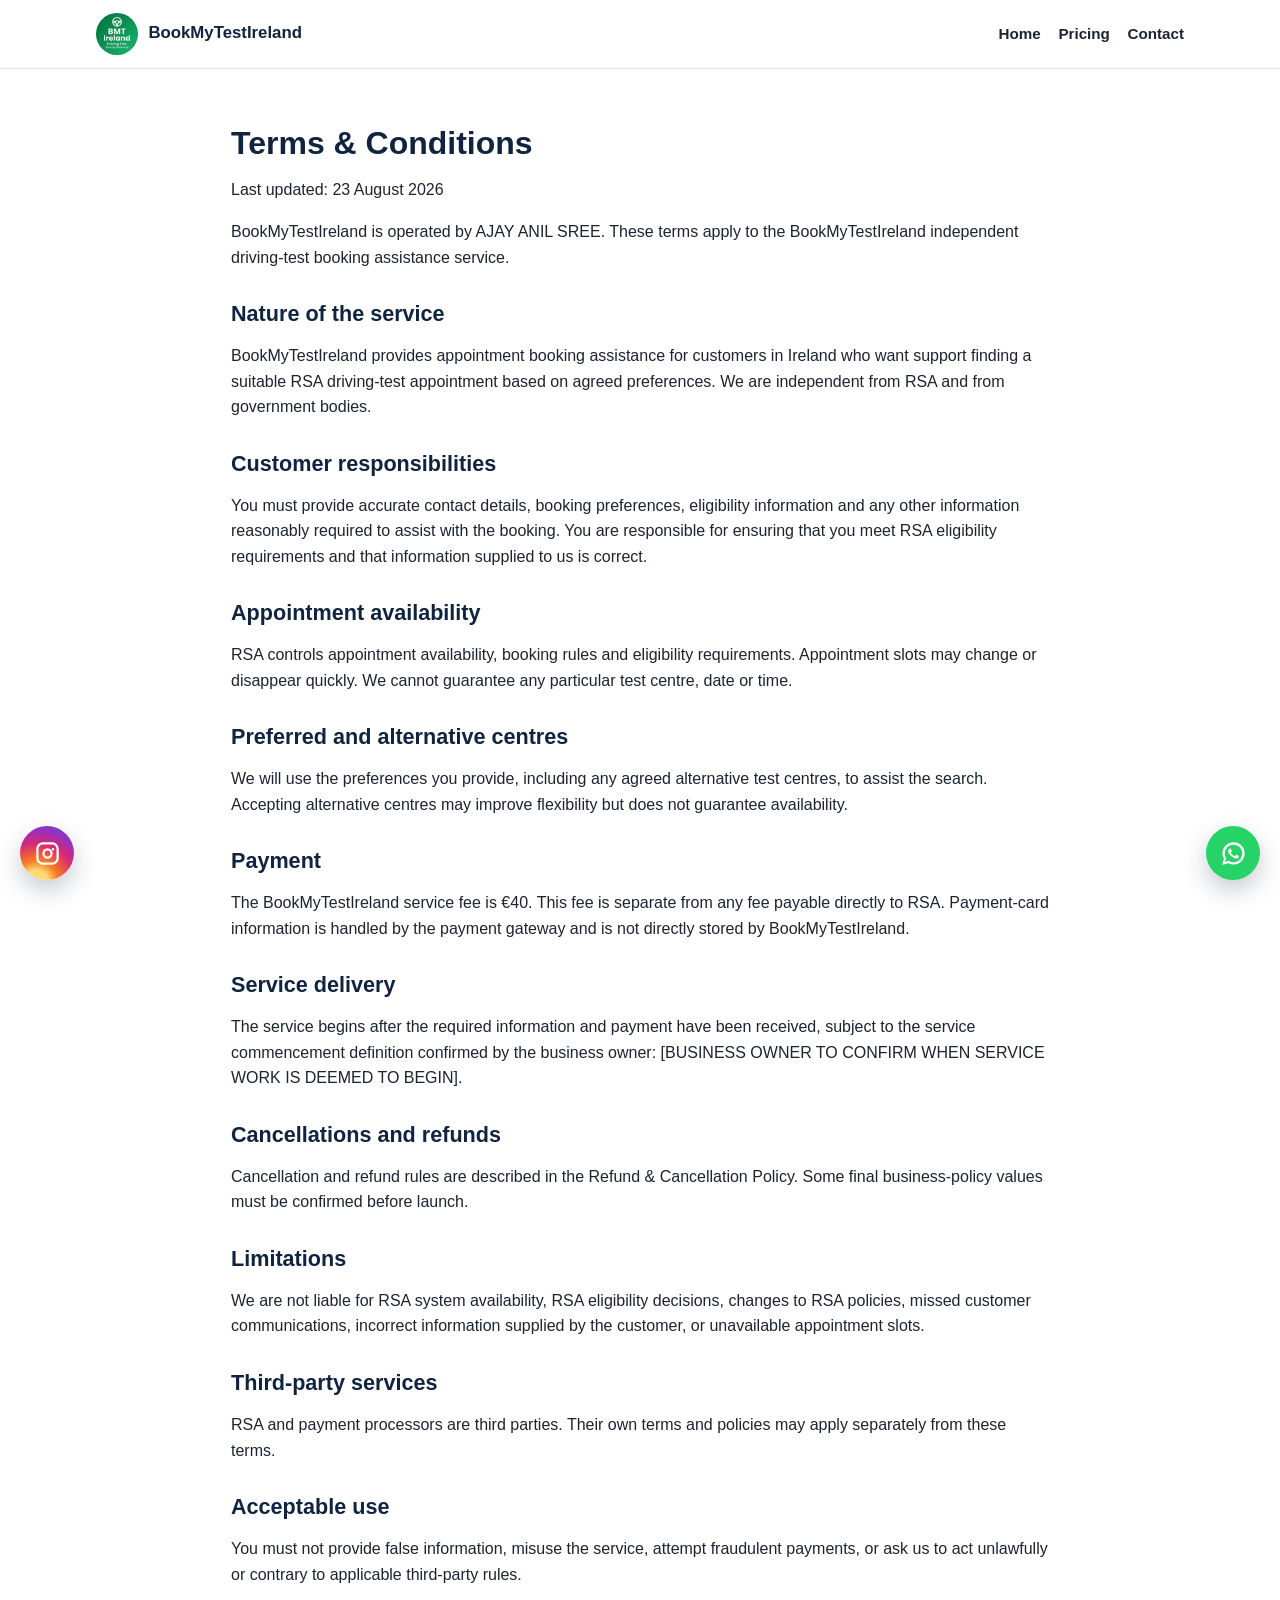
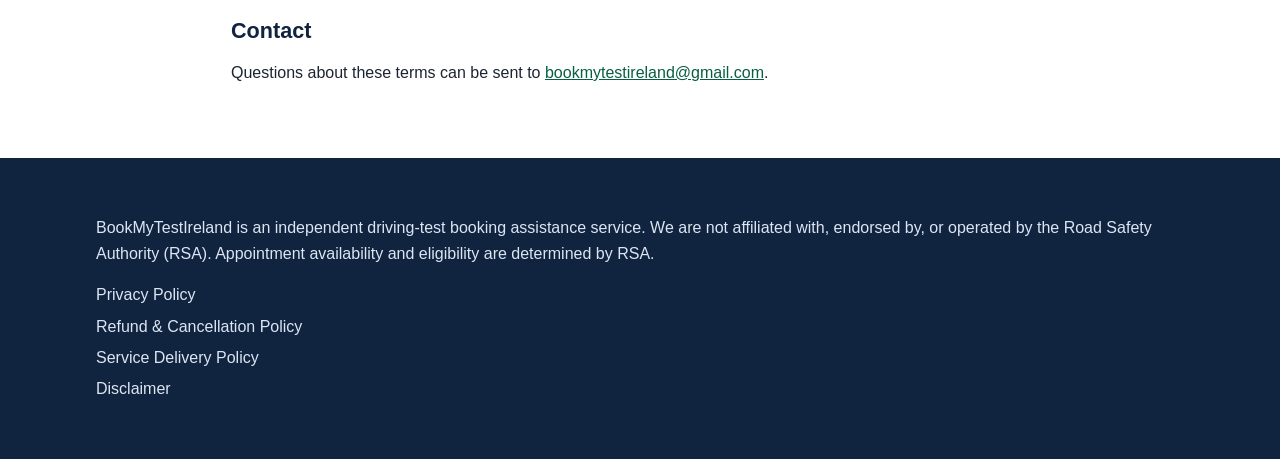
<file: terms.html>
<!doctype html>
<html lang="en-IE">
<head>
  <meta charset="utf-8">
  <meta name="viewport" content="width=device-width, initial-scale=1">
  <title>Terms & Conditions | BookMyTestIreland</title>
  <meta name="description" content="Terms and conditions for BookMyTestIreland independent driving-test booking assistance service.">
  <link rel="canonical" href="https://bookmytestireland.com/terms.html">
  <meta property="og:title" content="Terms & Conditions | BookMyTestIreland">
  <meta property="og:description" content="Terms for the BookMyTestIreland independent driving-test booking assistance service.">
  <meta property="og:type" content="website">
  <link rel="icon" href="assets/images/logo.png">
  <link rel="stylesheet" href="assets/css/main.css">
  <link rel="stylesheet" href="assets/css/responsive.css">
  <script defer src="assets/js/config.js"></script>
  <script defer src="assets/js/main.js"></script>
</head>
<body>
  <header class="site-header"><div class="nav-wrap"><a class="brand" href="index.html"><img src="assets/images/logo.png" alt="BookMyTestIreland"><span>BookMyTestIreland</span></a><nav class="primary-menu"><a href="index.html">Home</a><a href="pricing.html">Pricing</a><a href="contact.html">Contact</a></nav></div></header>
  <main class="section legal-content">
    <h1>Terms & Conditions</h1>
    <p>Last updated: 23 August 2026</p>
    <p>BookMyTestIreland is operated by AJAY ANIL SREE. These terms apply to the BookMyTestIreland independent driving-test booking assistance service.</p>
    <h2>Nature of the service</h2>
    <p>BookMyTestIreland provides appointment booking assistance for customers in Ireland who want support finding a suitable RSA driving-test appointment based on agreed preferences. We are independent from RSA and from government bodies.</p>
    <h2>Customer responsibilities</h2>
    <p>You must provide accurate contact details, booking preferences, eligibility information and any other information reasonably required to assist with the booking. You are responsible for ensuring that you meet RSA eligibility requirements and that information supplied to us is correct.</p>
    <h2>Appointment availability</h2>
    <p>RSA controls appointment availability, booking rules and eligibility requirements. Appointment slots may change or disappear quickly. We cannot guarantee any particular test centre, date or time.</p>
    <h2>Preferred and alternative centres</h2>
    <p>We will use the preferences you provide, including any agreed alternative test centres, to assist the search. Accepting alternative centres may improve flexibility but does not guarantee availability.</p>
    <h2>Payment</h2>
    <p>The BookMyTestIreland service fee is <span data-price>€40</span>. This fee is separate from any fee payable directly to RSA. Payment-card information is handled by the payment gateway and is not directly stored by BookMyTestIreland.</p>
    <h2>Service delivery</h2>
    <p>The service begins after the required information and payment have been received, subject to the service commencement definition confirmed by the business owner: [BUSINESS OWNER TO CONFIRM WHEN SERVICE WORK IS DEEMED TO BEGIN].</p>
    <h2>Cancellations and refunds</h2>
    <p>Cancellation and refund rules are described in the Refund & Cancellation Policy. Some final business-policy values must be confirmed before launch.</p>
    <h2>Limitations</h2>
    <p>We are not liable for RSA system availability, RSA eligibility decisions, changes to RSA policies, missed customer communications, incorrect information supplied by the customer, or unavailable appointment slots.</p>
    <h2>Third-party services</h2>
    <p>RSA and payment processors are third parties. Their own terms and policies may apply separately from these terms.</p>
    <h2>Acceptable use</h2>
    <p>You must not provide false information, misuse the service, attempt fraudulent payments, or ask us to act unlawfully or contrary to applicable third-party rules.</p>
    <h2>Contact</h2>
    <p>Questions about these terms can be sent to <a data-support-email></a>.</p>
  </main>
  <footer class="site-footer"><div class="footer-inner"><p>BookMyTestIreland is an independent driving-test booking assistance service. We are not affiliated with, endorsed by, or operated by the Road Safety Authority (RSA). Appointment availability and eligibility are determined by RSA.</p><p><a href="privacy.html">Privacy Policy</a><a href="refund-policy.html">Refund & Cancellation Policy</a><a href="service-delivery.html">Service Delivery Policy</a><a href="disclaimer.html">Disclaimer</a></p></div></footer>
</body>
</html>
</file>
<file: assets/css/main.css>
:root {
  --navy: #10233f;
  --navy-2: #17375f;
  --green: #0b7a53;
  --green-dark: #075f41;
  --charcoal: #1c2430;
  --muted: #5a6575;
  --line: #dce3ec;
  --soft: #f5f8fb;
  --white: #ffffff;
  --warning: #fff7e6;
  --radius: 8px;
  --shadow: 0 16px 34px rgba(16, 35, 63, 0.12);
  --max: 1120px;
}

* {
  box-sizing: border-box;
}

html {
  scroll-behavior: smooth;
}

body {
  margin: 0;
  color: var(--charcoal);
  font-family: Arial, Helvetica, sans-serif;
  line-height: 1.6;
  background: var(--white);
}

body.preloading {
  overflow: hidden;
}

img {
  max-width: 100%;
  height: auto;
}

a {
  color: var(--green-dark);
}

a:hover {
  color: var(--navy);
}

a:focus-visible,
button:focus-visible,
input:focus-visible,
textarea:focus-visible,
select:focus-visible {
  outline: 3px solid rgba(11, 122, 83, 0.35);
  outline-offset: 3px;
}

.skip-link {
  position: absolute;
  left: 1rem;
  top: -4rem;
  z-index: 10;
  padding: 0.75rem 1rem;
  color: var(--white);
  background: var(--navy);
}

.skip-link:focus {
  top: 1rem;
}

#page-preloader {
  position: fixed;
  inset: 0;
  z-index: 99999;
  display: flex;
  align-items: center;
  justify-content: center;
  width: 100%;
  height: 100%;
  background: var(--white);
  opacity: 1;
  visibility: visible;
  transition: opacity 0.35s ease, visibility 0.35s ease;
}

#page-preloader.hide {
  opacity: 0;
  visibility: hidden;
  pointer-events: none;
}

.preloader-content {
  display: flex;
  flex-direction: column;
  align-items: center;
  gap: 1rem;
  padding: 1.5rem;
  text-align: center;
}

.preloader-logo {
  width: 90px;
  height: 90px;
  border-radius: 50%;
  object-fit: cover;
  box-shadow: 0 10px 24px rgba(16, 35, 63, 0.12);
}

.preloader-brand {
  margin: 0;
  color: var(--navy);
  font-size: 1.15rem;
  font-weight: 800;
}

.preloader-spinner {
  width: 32px;
  height: 32px;
  border: 3px solid var(--line);
  border-top-color: var(--green);
  border-radius: 50%;
  animation: preloader-spin 0.8s linear infinite;
}

@keyframes preloader-spin {
  to {
    transform: rotate(360deg);
  }
}

.site-header {
  position: sticky;
  top: 0;
  z-index: 5;
  background: rgba(255, 255, 255, 0.96);
  border-bottom: 1px solid var(--line);
  backdrop-filter: blur(12px);
}

.nav-wrap {
  display: flex;
  align-items: center;
  justify-content: space-between;
  gap: 1rem;
  max-width: var(--max);
  margin: 0 auto;
  padding: 0.8rem 1rem;
}

.brand {
  display: inline-flex;
  align-items: center;
  gap: 0.65rem;
  color: var(--navy);
  font-size: 1.05rem;
  font-weight: 800;
  text-decoration: none;
}

.brand img {
  width: 42px;
  height: 42px;
  border-radius: 50%;
  object-fit: cover;
}

.menu-toggle {
  display: none;
  width: 44px;
  height: 44px;
  border: 1px solid var(--line);
  border-radius: var(--radius);
  background: var(--white);
}

.menu-toggle span {
  display: block;
  width: 20px;
  height: 2px;
  margin: 5px auto;
  background: var(--navy);
}

.primary-menu {
  display: flex;
  align-items: center;
  gap: 1.1rem;
}

.primary-menu a {
  color: var(--charcoal);
  font-size: 0.95rem;
  font-weight: 700;
  text-decoration: none;
}

.primary-menu a[aria-current="page"] {
  color: var(--green-dark);
}

.button,
button.button {
  display: inline-flex;
  align-items: center;
  justify-content: center;
  min-height: 46px;
  padding: 0.75rem 1.05rem;
  border: 1px solid transparent;
  border-radius: var(--radius);
  color: var(--white);
  background: var(--green);
  font-weight: 800;
  text-decoration: none;
  cursor: pointer;
}

.button:hover {
  color: var(--white);
  background: var(--green-dark);
}

.button.secondary {
  color: var(--navy);
  background: var(--white);
  border-color: var(--line);
}

.button.secondary:hover {
  color: var(--navy);
  background: var(--soft);
}

.button.nav-cta {
  min-height: 40px;
  padding: 0.55rem 0.9rem;
}

.hero {
  background:
    linear-gradient(110deg, rgba(16, 35, 63, 0.95), rgba(23, 55, 95, 0.88)),
    radial-gradient(circle at 82% 12%, rgba(22, 151, 102, 0.35), transparent 30%);
  color: var(--white);
}

.hero .inner,
.section,
.footer-inner {
  max-width: var(--max);
  margin: 0 auto;
  padding: 4.5rem 1rem;
}

.hero-grid {
  display: grid;
  grid-template-columns: minmax(0, 1.1fr) minmax(280px, 0.7fr);
  gap: 2.5rem;
  align-items: center;
}

.eyebrow {
  margin: 0 0 0.75rem;
  color: #bfe7d5;
  font-size: 0.82rem;
  font-weight: 800;
  letter-spacing: 0;
  text-transform: uppercase;
}

h1,
h2,
h3 {
  margin: 0 0 1rem;
  color: var(--navy);
  line-height: 1.15;
}

.hero h1 {
  color: var(--white);
  font-size: clamp(2.15rem, 6vw, 4.4rem);
  letter-spacing: 0;
}

.hero p {
  max-width: 680px;
  color: #e6eef7;
  font-size: 1.12rem;
}

.hero-actions,
.actions {
  display: flex;
  flex-wrap: wrap;
  gap: 0.8rem;
  margin-top: 1.5rem;
}

.price-panel {
  padding: 1.4rem;
  color: var(--charcoal);
  background: var(--white);
  border-radius: var(--radius);
  box-shadow: var(--shadow);
}

.price-panel .price {
  display: block;
  color: var(--green-dark);
  font-size: 3rem;
  font-weight: 900;
  line-height: 1;
}

.price-panel p {
  color: var(--muted);
}

.notice {
  padding: 1rem;
  margin: 1rem 0;
  border: 1px solid #f1d496;
  border-radius: var(--radius);
  color: #4c3711;
  background: var(--warning);
}

.section {
  padding-top: 3.5rem;
  padding-bottom: 3.5rem;
}

.section.soft {
  background: var(--soft);
  max-width: none;
}

.section.soft > .section-inner {
  max-width: var(--max);
  margin: 0 auto;
  padding: 0 1rem;
}

.section-header {
  max-width: 760px;
  margin-bottom: 1.8rem;
}

.section-header p,
.lead {
  color: var(--muted);
  font-size: 1.06rem;
}

.grid {
  display: grid;
  gap: 1rem;
}

.grid.four {
  grid-template-columns: repeat(4, minmax(0, 1fr));
}

.grid.three {
  grid-template-columns: repeat(3, minmax(0, 1fr));
}

.grid.two {
  grid-template-columns: repeat(2, minmax(0, 1fr));
}

.card {
  padding: 1.25rem;
  background: var(--white);
  border: 1px solid var(--line);
  border-radius: var(--radius);
}

.card h3 {
  font-size: 1.05rem;
}

.card h3:last-child {
  margin-bottom: 0;
}

.step-number {
  display: inline-flex;
  align-items: center;
  justify-content: center;
  width: 34px;
  height: 34px;
  margin-bottom: 0.8rem;
  border-radius: 50%;
  color: var(--white);
  background: var(--green);
  font-weight: 900;
}

.check-list {
  padding: 0;
  margin: 0;
  list-style: none;
}

.check-list li {
  position: relative;
  padding-left: 1.7rem;
  margin: 0.65rem 0;
}

.check-list li::before {
  position: absolute;
  left: 0;
  color: var(--green);
  content: "✓";
  font-weight: 900;
}

.page-title {
  background: var(--soft);
  border-bottom: 1px solid var(--line);
}

.page-title .section {
  padding-top: 3rem;
  padding-bottom: 3rem;
}

.page-title h1 {
  font-size: clamp(2rem, 5vw, 3.3rem);
}

.legal-content {
  max-width: 850px;
}

.legal-content h2 {
  margin-top: 2rem;
  font-size: 1.35rem;
}

.faq-item {
  padding: 1rem 0;
  border-bottom: 1px solid var(--line);
}

.faq-item h2,
.faq-item h3 {
  margin-bottom: 0.35rem;
  font-size: 1.08rem;
}

.contact-card {
  max-width: 620px;
  margin: 0 auto;
}

.contact-list {
  display: grid;
  gap: 1.2rem;
  margin-top: 1.4rem;
}

.contact-item {
  padding-top: 1rem;
  border-top: 1px solid var(--line);
}

.contact-item:first-child {
  padding-top: 0;
  border-top: 0;
}

.contact-label {
  display: block;
  margin-bottom: 0.25rem;
  color: var(--navy);
  font-weight: 800;
}

.contact-item a {
  color: var(--green-dark);
  font-weight: 800;
  text-decoration: none;
}

.contact-item a:hover {
  text-decoration: underline;
}

.floating-socials {
  pointer-events: none;
}

.social-floating-button {
  position: fixed;
  bottom: 20px;
  z-index: 999;
  display: inline-flex;
  align-items: center;
  justify-content: center;
  width: 54px;
  height: 54px;
  border-radius: 50%;
  color: var(--white);
  box-shadow: 0 10px 24px rgba(16, 35, 63, 0.24);
  pointer-events: auto;
  transition: transform 180ms ease, box-shadow 180ms ease;
}

.social-floating-button:hover {
  color: var(--white);
  transform: translateY(-3px);
  box-shadow: 0 14px 30px rgba(16, 35, 63, 0.3);
}

.social-floating-button svg {
  width: 27px;
  height: 27px;
  fill: currentColor;
}

.instagram-floating {
  left: 20px;
  background: radial-gradient(circle at 30% 105%, #feda75 0 18%, #fa7e1e 32%, #d62976 58%, #962fbf 78%, #4f5bd5 100%);
}

.whatsapp-floating {
  right: 20px;
  background: #25d366;
}

.site-footer {
  color: #dce6f2;
  background: var(--navy);
}

.footer-inner {
  padding-top: 2.6rem;
  padding-bottom: 2.6rem;
}

.footer-grid {
  display: grid;
  grid-template-columns: 1.2fr 0.8fr 0.8fr 0.8fr;
  gap: 1.5rem;
}

.site-footer h2,
.site-footer h3 {
  color: var(--white);
}

.site-footer a {
  display: block;
  margin: 0.35rem 0;
  color: #dce6f2;
  text-decoration: none;
}

.site-footer a:hover {
  color: var(--white);
  text-decoration: underline;
}

.footer-bottom {
  margin-top: 1.5rem;
  padding-top: 1rem;
  border-top: 1px solid rgba(255, 255, 255, 0.18);
  font-size: 0.9rem;
}

@media (max-width: 900px) {
  .hero-grid,
  .grid.four,
  .grid.three,
  .grid.two,
  .footer-grid {
    grid-template-columns: 1fr;
  }

  .primary-menu {
    position: absolute;
    left: 1rem;
    right: 1rem;
    top: 70px;
    display: none;
    flex-direction: column;
    align-items: stretch;
    padding: 1rem;
    background: var(--white);
    border: 1px solid var(--line);
    border-radius: var(--radius);
    box-shadow: var(--shadow);
  }

  .primary-menu.is-open {
    display: flex;
  }

  .menu-toggle {
    display: inline-block;
  }

  .primary-menu a {
    padding: 0.4rem 0;
  }
}

@media (max-width: 620px) {
  .hero .inner,
  .section,
  .footer-inner {
    padding-top: 2.6rem;
    padding-bottom: 2.6rem;
  }

  .brand {
    font-size: 0.98rem;
  }

  .brand img {
    width: 36px;
    height: 36px;
  }

  .preloader-logo {
    width: 76px;
    height: 76px;
  }

  .preloader-brand {
    font-size: 1.05rem;
  }

  .hero-actions,
  .actions {
    flex-direction: column;
  }

  .button {
    width: 100%;
  }

  .social-floating-button {
    bottom: 16px;
    width: 48px;
    height: 48px;
  }

  .social-floating-button svg {
    width: 24px;
    height: 24px;
  }

  .instagram-floating {
    left: 16px;
  }

  .whatsapp-floating {
    right: 16px;
  }
}

@media (prefers-reduced-motion: reduce) {
  #page-preloader {
    transition: none;
  }

  .preloader-spinner {
    animation: none;
  }
}
</file>
<file: assets/css/responsive.css>
@media (min-width: 1280px) {
  .hero .inner {
    padding-top: 5.4rem;
    padding-bottom: 5.4rem;
  }
}

@media (max-width: 430px) {
  .nav-wrap {
    padding-left: 0.8rem;
    padding-right: 0.8rem;
  }

  .price-panel .price {
    font-size: 2.55rem;
  }

  h2 {
    font-size: 1.65rem;
  }
}

@media (max-width: 900px) {
  .site-header .nav-wrap > nav.primary-menu:not([id]) {
    position: static;
    display: flex;
    flex-direction: row;
    flex-wrap: wrap;
    align-items: center;
    width: auto;
    padding: 0;
    border: 0;
    box-shadow: none;
  }

  .site-header .nav-wrap > nav.primary-menu:not([id]) a {
    padding: 0.2rem 0;
  }
}
</file>
